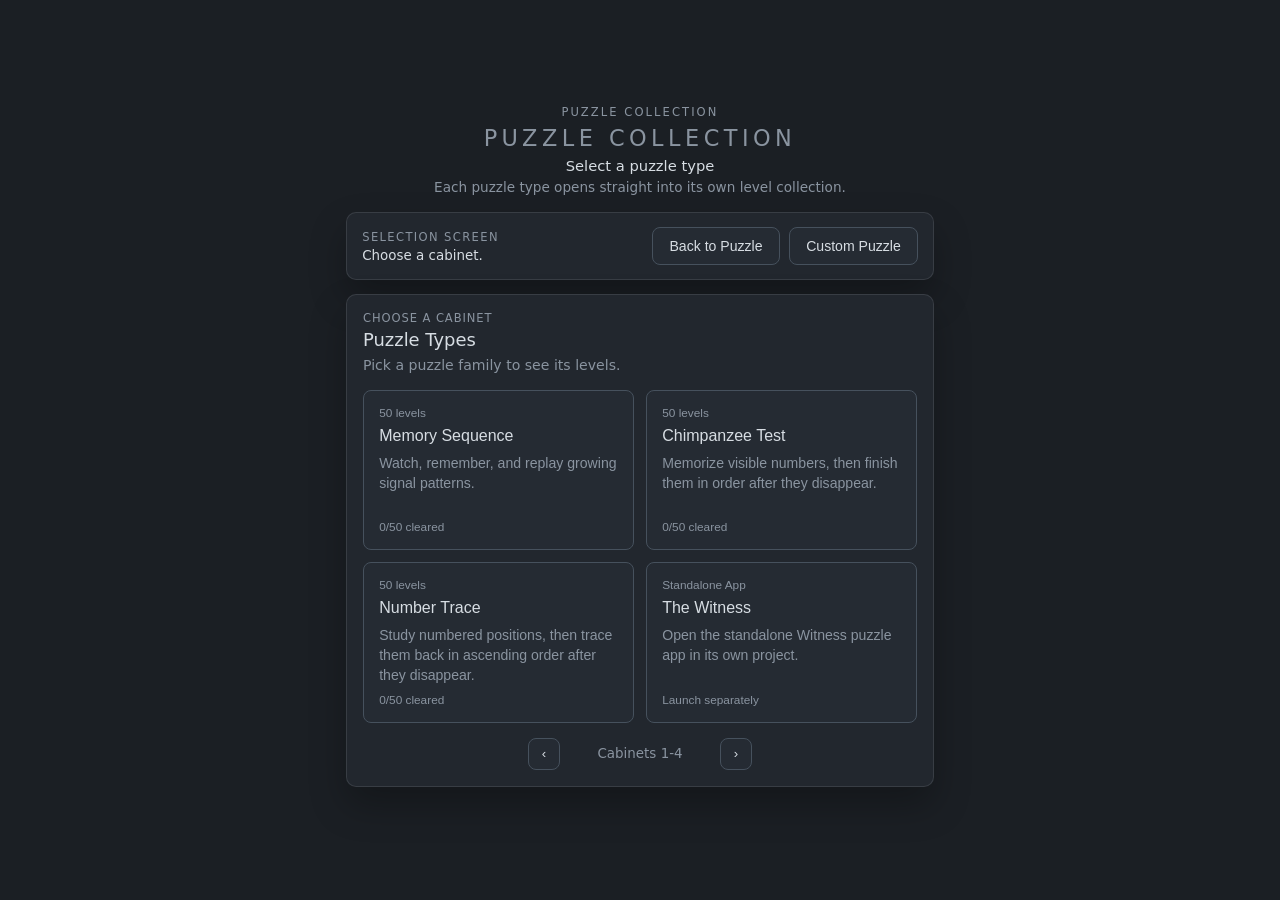
<file: puzzlecollection/index.html>
<!doctype html>
<html lang="en">
<head>
  <meta charset="UTF-8" />
  <meta name="viewport" content="width=device-width, initial-scale=1.0" />
  <title>Puzzle Collection</title>
  <link rel="stylesheet" href="style.css" />
</head>
<body>
  <main class="app">
    <header class="app-header">
      <p class="eyebrow">Puzzle Collection</p>
      <h1>Puzzle Collection</h1>
      <p id="level-subtitle" class="level-subtitle"></p>
      <p id="puzzle-hint" class="hint"></p>
    </header>

    <section id="game-screen" class="game-screen">
      <div class="hero-panel">
        <div class="hero-copy">
          <p id="puzzle-type" class="puzzle-type"></p>
          <p id="puzzle-status" class="puzzle-status"></p>
        </div>
        <div class="controls">
          <button id="browse-btn" type="button">Puzzle Select</button>
          <button id="custom-puzzle-hero-btn" type="button" hidden>Custom Puzzle</button>
        </div>
      </div>

      <section id="selection-screen" class="selection-screen" hidden>
        <div class="selection-panel">
        <div class="selection-header">
          <div>
            <p class="selection-kicker">Choose a Cabinet</p>
            <h2 id="selection-title" class="selection-title">Puzzle Types</h2>
            <p id="selection-copy" class="selection-copy">Pick a puzzle family to see its levels.</p>
          </div>
        </div>
        <div id="type-grid" class="type-grid"></div>
        <div id="type-pager" class="selection-pager">
          <button id="type-pager-prev" type="button" aria-label="Previous puzzle types">&lsaquo;</button>
          <span id="type-pager-label" class="pager-label"></span>
          <button id="type-pager-next" type="button" aria-label="Next puzzle types">&rsaquo;</button>
        </div>
        </div>
      </section>

      <div id="board-wrap" class="board-wrap">
        <div id="board-container" class="board-container"></div>
      </div>

      <div class="lower-panel">
        <div class="lower-panel-actions">
          <button id="lower-restart-btn" type="button">Reset</button>
          <button id="lower-next-btn" type="button">Next Level</button>
        </div>
        <nav id="puzzle-nav" class="puzzle-nav" aria-label="Puzzle selection"></nav>
        <div id="puzzle-pager" class="puzzle-pager">
          <button id="pager-prev" type="button" aria-label="Previous puzzles">&lsaquo;</button>
          <span id="pager-label" class="pager-label"></span>
          <button id="pager-next" type="button" aria-label="Next puzzles">&rsaquo;</button>
        </div>
      </div>
    </section>

    <section id="custom-toggle-overlay" class="overlay" hidden aria-hidden="true">
      <div class="overlay-panel custom-puzzle-modal">
        <h2>Custom Toggle Switches</h2>
        <p class="overlay-copy">Choose the board dimensions for a one-off switch network.</p>
        <div class="custom-puzzle-fields">
          <label class="custom-memory-field">
            <span>Width</span>
            <select id="custom-toggle-cols">
              <option value="3">3</option>
              <option value="4" selected>4</option>
              <option value="5">5</option>
            </select>
          </label>
          <label class="custom-memory-field">
            <span>Height</span>
            <select id="custom-toggle-rows">
              <option value="2">2</option>
              <option value="3" selected>3</option>
              <option value="4">4</option>
              <option value="5">5</option>
            </select>
          </label>
        </div>
        <div class="overlay-actions">
          <button id="custom-toggle-cancel-btn" type="button">Cancel</button>
          <button id="custom-toggle-launch-btn" type="button">Start Custom Puzzle</button>
        </div>
      </div>
    </section>

    <section id="custom-rotation-overlay" class="overlay" hidden aria-hidden="true">
      <div class="overlay-panel custom-puzzle-modal">
        <h2>Custom Rotation Path</h2>
        <p class="overlay-copy">Choose the grid dimensions for a one-off path lock.</p>
        <div class="custom-puzzle-fields">
          <label class="custom-memory-field">
            <span>Width</span>
            <select id="custom-rotation-cols">
              <option value="4">4</option>
              <option value="5" selected>5</option>
            </select>
          </label>
          <label class="custom-memory-field">
            <span>Height</span>
            <select id="custom-rotation-rows">
              <option value="3">3</option>
              <option value="4" selected>4</option>
              <option value="5">5</option>
              <option value="6">6</option>
            </select>
          </label>
        </div>
        <div class="overlay-actions">
          <button id="custom-rotation-cancel-btn" type="button">Cancel</button>
          <button id="custom-rotation-launch-btn" type="button">Start Custom Puzzle</button>
        </div>
      </div>
    </section>

    <section id="custom-memory-overlay" class="overlay" hidden aria-hidden="true">
      <div class="overlay-panel custom-puzzle-modal">
        <h2>Custom Memory Sequence</h2>
        <p class="overlay-copy">Choose the board dimensions and number of rounds for a one-off memory challenge.</p>
        <div class="custom-puzzle-fields">
          <label class="custom-memory-field">
            <span>Width</span>
            <select id="custom-memory-cols">
              <option value="2">2</option>
              <option value="3" selected>3</option>
              <option value="4">4</option>
              <option value="5">5</option>
            </select>
          </label>
          <label class="custom-memory-field">
            <span>Height</span>
            <select id="custom-memory-rows">
              <option value="2">2</option>
              <option value="3" selected>3</option>
              <option value="4">4</option>
              <option value="5">5</option>
            </select>
          </label>
          <label class="custom-memory-field">
            <span>Rounds</span>
            <select id="custom-memory-rounds">
              <option value="2">2</option>
              <option value="3">3</option>
              <option value="4" selected>4</option>
              <option value="5">5</option>
              <option value="6">6</option>
            </select>
          </label>
          <label class="custom-puzzle-toggle">
            <input id="custom-memory-regenerate-on-miss" type="checkbox" />
            <span>Full reset on miss</span>
          </label>
        </div>
        <div class="overlay-actions">
          <button id="custom-memory-cancel-btn" type="button">Cancel</button>
          <button id="custom-memory-launch-btn" type="button">Start Custom Puzzle</button>
        </div>
      </div>
    </section>

    <section id="custom-mirror-overlay" class="overlay" hidden aria-hidden="true">
      <div class="overlay-panel custom-puzzle-modal">
        <h2>Custom Mirror Reflection</h2>
        <p class="overlay-copy">Choose the board dimensions for a one-off beam puzzle.</p>
        <div class="custom-puzzle-fields">
          <label class="custom-memory-field">
            <span>Width</span>
            <select id="custom-mirror-cols">
              <option value="5">5</option>
            </select>
          </label>
          <label class="custom-memory-field">
            <span>Height</span>
            <select id="custom-mirror-rows">
              <option value="5">5</option>
            </select>
          </label>
        </div>
        <div class="overlay-actions">
          <button id="custom-mirror-cancel-btn" type="button">Cancel</button>
          <button id="custom-mirror-launch-btn" type="button">Start Custom Puzzle</button>
        </div>
      </div>
    </section>

    <section id="custom-trace-overlay" class="overlay" hidden aria-hidden="true">
      <div class="overlay-panel custom-puzzle-modal">
        <h2>Custom Number Trace</h2>
        <p class="overlay-copy">Show numbered positions briefly, then trace them back in ascending order from memory.</p>
        <div class="custom-puzzle-fields">
          <label class="custom-memory-field">
            <span>Width</span>
            <select id="custom-trace-cols">
              <option value="3">3</option>
              <option value="4" selected>4</option>
              <option value="5">5</option>
            </select>
          </label>
          <label class="custom-memory-field">
            <span>Height</span>
            <select id="custom-trace-rows">
              <option value="3">3</option>
              <option value="4" selected>4</option>
              <option value="5">5</option>
            </select>
          </label>
          <label class="custom-memory-field">
            <span>Trace Count</span>
            <select id="custom-trace-count">
              <option value="4">4</option>
              <option value="5" selected>5</option>
              <option value="6">6</option>
              <option value="7">7</option>
              <option value="8">8</option>
              <option value="9">9</option>
            </select>
          </label>
          <label class="custom-memory-field">
            <span>Preview Time</span>
            <select id="custom-trace-preview">
              <option value="2200">2.2 s</option>
              <option value="1600" selected>1.6 s</option>
              <option value="1000">1.0 s</option>
              <option value="700">0.7 s</option>
            </select>
          </label>
          <label class="custom-memory-field">
            <span>Rounds</span>
            <select id="custom-trace-rounds">
              <option value="1">1</option>
              <option value="2" selected>2</option>
              <option value="3">3</option>
              <option value="4">4</option>
              <option value="5">5</option>
              <option value="6">6</option>
            </select>
          </label>
          <label class="custom-puzzle-toggle">
            <input id="custom-trace-regenerate-on-miss" type="checkbox" />
            <span>Full reset on miss</span>
          </label>
        </div>
        <div class="overlay-actions">
          <button id="custom-trace-cancel-btn" type="button">Cancel</button>
          <button id="custom-trace-launch-btn" type="button">Start Custom Puzzle</button>
        </div>
      </div>
    </section>

    <section id="custom-chimp-overlay" class="overlay" hidden aria-hidden="true">
      <div class="overlay-panel custom-puzzle-modal">
        <h2>Custom Chimpanzee Test</h2>
        <p class="overlay-copy">Memorize the number layout, click 1, then finish the rest after they disappear.</p>
        <div class="custom-puzzle-fields">
          <label class="custom-memory-field">
            <span>Width</span>
            <select id="custom-chimp-cols">
              <option value="3">3</option>
              <option value="4">4</option>
              <option value="5" selected>5</option>
            </select>
          </label>
          <label class="custom-memory-field">
            <span>Height</span>
            <select id="custom-chimp-rows">
              <option value="3">3</option>
              <option value="4" selected>4</option>
              <option value="5">5</option>
            </select>
          </label>
          <label class="custom-memory-field">
            <span>Number Count</span>
            <select id="custom-chimp-count">
              <option value="4">4</option>
              <option value="5">5</option>
              <option value="6">6</option>
              <option value="7">7</option>
              <option value="8" selected>8</option>
              <option value="9">9</option>
              <option value="10">10</option>
              <option value="11">11</option>
              <option value="12">12</option>
            </select>
          </label>
          <label class="custom-memory-field">
            <span>Rounds</span>
            <select id="custom-chimp-rounds">
              <option value="1">1</option>
              <option value="2" selected>2</option>
              <option value="3">3</option>
              <option value="4">4</option>
              <option value="5">5</option>
              <option value="6">6</option>
            </select>
          </label>
          <label class="custom-puzzle-toggle">
            <input id="custom-chimp-regenerate-on-miss" type="checkbox" />
            <span>Full reset on miss</span>
          </label>
        </div>
        <div class="overlay-actions">
          <button id="custom-chimp-cancel-btn" type="button">Cancel</button>
          <button id="custom-chimp-launch-btn" type="button">Start Custom Puzzle</button>
        </div>
      </div>
    </section>
  </main>

  <script type="module" src="main.js"></script>
</body>
</html>
</file>
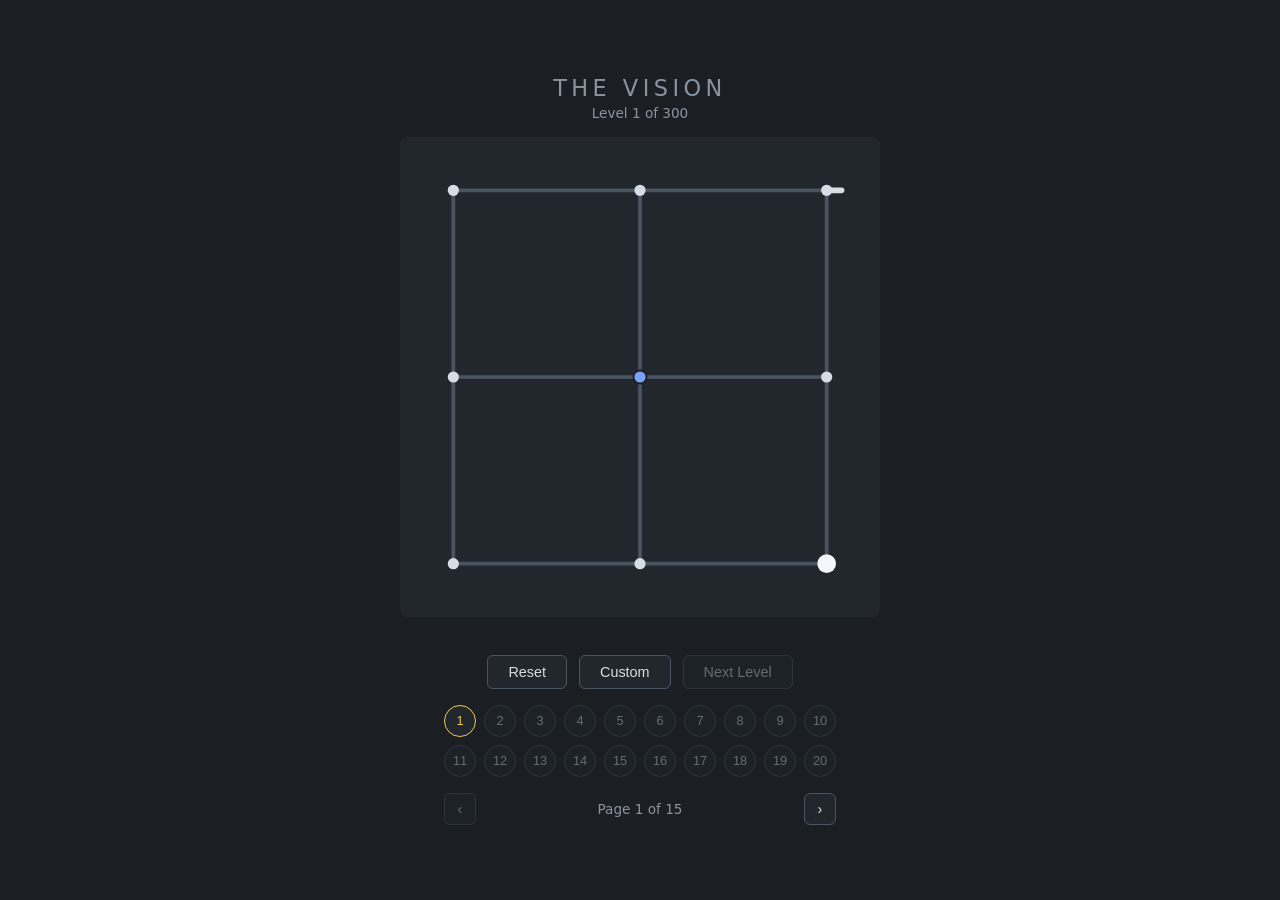
<file: thewitness/index.html>
<!doctype html>
<html lang="en">
<head>
  <meta charset="UTF-8" />
  <meta name="viewport" content="width=device-width, initial-scale=1.0" />
  <title>The Vision - A Puzzle Game</title>
  <link rel="stylesheet" href="style.css" />
</head>
<body>
  <main class="app">
    <header class="app-header">
      <h1>The Vision</h1>
      <p id="puzzle-title" class="puzzle-title"></p>
    </header>

    <div class="board-wrap">
      <svg id="board" class="board" viewBox="0 0 480 480">
        <g class="grid-lines"></g>
        <g class="symbols"></g>
        <g class="player-path"></g>
        <g class="mirror-path"></g>
        <g class="nodes"></g>
      </svg>
    </div>

    <button id="scope-settings-btn" class="scope-settings-btn" type="button" aria-expanded="false" aria-label="Scope settings">
      &#9881;
    </button>
    <section id="scope-settings-panel" class="scope-settings-panel" hidden aria-hidden="true" aria-label="Scope settings">
      <p class="scope-settings-title">Scope View</p>
      <div class="scope-settings-options">
        <button id="scope-view-on" type="button" data-scope-view="on">On</button>
        <button id="scope-view-off" type="button" data-scope-view="off">Off</button>
      </div>
      <p class="scope-settings-title scope-settings-subtitle">Scope Position</p>
      <div class="scope-settings-options">
        <button id="scope-side-right" type="button" data-scope-side="right">Right Hand</button>
        <button id="scope-side-left" type="button" data-scope-side="left">Left Hand</button>
      </div>
      <p class="scope-settings-title scope-settings-subtitle">Scope Follow Speed</p>
      <div class="scope-slider-group">
        <div class="scope-slider-row">
          <input
            id="scope-follow-speed"
            class="scope-slider"
            type="range"
            min="0"
            max="100"
            step="1"
            value="50"
            aria-label="Scope follow speed"
          />
          <div class="scope-value-stack">
            <input
              id="scope-follow-speed-number"
              class="scope-number-input"
              type="number"
              min="0"
              max="100"
              step="1"
              value="50"
              inputmode="numeric"
              aria-label="Scope follow speed value"
            />
          </div>
        </div>
        <div class="scope-slider-meta" aria-hidden="true">
          <div class="scope-slider-labels">
            <span>Steady</span>
            <span>Fast</span>
          </div>
          <span id="scope-follow-speed-label" class="scope-settings-value">Balanced</span>
        </div>
      </div>
    </section>

    <p id="status" class="status" aria-live="polite"></p>

    <div class="controls">
      <button id="reset-btn" type="button">Reset</button>
      <button id="custom-btn" type="button">Custom</button>
      <button id="guide-btn" type="button" hidden>Guide</button>
      <button id="solution-btn" type="button" hidden>Show Sol.</button>
      <button id="next-btn" type="button" disabled>Next Level</button>
    </div>

    <section
      id="debug-guide"
      class="debug-guide"
      hidden
      aria-hidden="true"
      aria-labelledby="debug-guide-title"
    >
      <div class="debug-guide-backdrop" aria-hidden="true"></div>
      <div class="debug-guide-panel" role="dialog" aria-modal="true" aria-labelledby="debug-guide-title">
        <div class="debug-guide-header">
          <div>
            <p class="debug-guide-kicker">Debug</p>
            <h2 id="debug-guide-title">Symbol Guide</h2>
          </div>
          <button id="debug-guide-close" class="debug-guide-close" type="button" aria-label="Close guide">
            &times;
          </button>
        </div>
        <p id="debug-guide-subtitle" class="debug-guide-subtitle"></p>
        <div id="debug-guide-content" class="debug-guide-content"></div>
      </div>
    </section>

    <section
      id="custom-picker"
      class="custom-picker"
      hidden
      aria-hidden="true"
      aria-labelledby="custom-picker-title"
    >
      <div class="custom-picker-backdrop" aria-hidden="true"></div>
      <div class="custom-picker-panel" role="dialog" aria-modal="true" aria-labelledby="custom-picker-title">
        <div class="custom-picker-header">
          <div>
            <p class="custom-picker-kicker">Custom</p>
            <h2 id="custom-picker-title">Generate Puzzle</h2>
          </div>
          <button id="custom-picker-close" class="custom-picker-close" type="button" aria-label="Close custom generator">
            &times;
          </button>
        </div>
        <p class="custom-picker-subtitle">Choose the kind of custom puzzle you want to generate.</p>
        <div class="custom-picker-field">
          <span>Mechanic Mode</span>
          <div class="custom-mode-options" id="custom-mode-options">
            <button type="button" class="custom-mode-btn active" data-custom-mode="any">Any</button>
            <button type="button" class="custom-mode-btn" data-custom-mode="custom">Custom</button>
          </div>
        </div>
        <div class="custom-picker-field" id="custom-mechanics-field" hidden>
          <span>Mechanics</span>
          <div class="custom-mechanics-grid">
            <label class="custom-mechanic-chip"><input type="checkbox" value="triangles" /> <span>Triangles</span></label>
            <label class="custom-mechanic-chip"><input type="checkbox" value="cellColors" /> <span>Colored Regions</span></label>
            <label class="custom-mechanic-chip"><input type="checkbox" value="stars" /> <span>Stars</span></label>
            <label class="custom-mechanic-chip"><input type="checkbox" value="eliminators" /> <span>Eliminators</span></label>
            <label class="custom-mechanic-chip"><input type="checkbox" value="polyominoes" /> <span>Polyominoes</span></label>
            <label class="custom-mechanic-chip"><input type="checkbox" value="regionSizes" /> <span>Region Size Numbers</span></label>
          </div>
        </div>
        <div class="custom-picker-options">
          <button class="custom-option-btn" type="button" data-custom-profile="easy">
            <strong>Easy</strong>
            <span>Smaller boards and lighter mechanic density.</span>
          </button>
          <button class="custom-option-btn" type="button" data-custom-profile="medium">
            <strong>Medium</strong>
            <span>A balanced mix of deduction and structure.</span>
          </button>
          <button class="custom-option-btn" type="button" data-custom-profile="hard">
            <strong>Hard</strong>
            <span>Denser combinations and tighter path pressure.</span>
          </button>
          <button class="custom-option-btn" type="button" data-custom-profile="expert">
            <strong>Expert</strong>
            <span>Late-game style boards with the heaviest reasoning load.</span>
          </button>
        </div>
        <div id="custom-picker-progress" class="custom-picker-progress" hidden aria-live="polite">
          <div class="custom-progress-copy">
            <strong id="custom-progress-title">Generating puzzle...</strong>
            <span id="custom-progress-text">Preparing generator...</span>
          </div>
          <div class="custom-progress-track" aria-hidden="true">
            <div id="custom-progress-bar" class="custom-progress-bar"></div>
          </div>
          <p class="custom-progress-note">Some harder custom puzzles take longer to assemble.</p>
        </div>
      </div>
    </section>

    <div class="lower-panel">
      <section class="nav-panel" aria-label="Level navigation">
        <nav id="puzzle-nav" class="puzzle-nav" aria-label="Level selection"></nav>
        <div id="puzzle-pager" class="puzzle-pager">
          <button id="pager-prev" type="button">&lsaquo;</button>
          <span id="pager-label"></span>
          <button id="pager-next" type="button">&rsaquo;</button>
        </div>
      </section>

      <aside id="mobile-scope" class="mobile-scope" hidden aria-hidden="true">
        <div class="mobile-scope-header">
          <span>Thumb Scope</span>
          <div class="mobile-scope-info-wrap">
            <button
              id="mobile-scope-info-btn"
              class="mobile-scope-info-btn"
              type="button"
              aria-expanded="false"
              aria-label="What is this?"
            >i</button>
            <p id="mobile-scope-hint" class="mobile-scope-hint" hidden aria-hidden="true">Drag or tap here to steer the path. The scope softly follows your path as you move.</p>
          </div>
        </div>
        <div class="mobile-scope-stage">
          <svg id="mobile-scope-board" class="mobile-scope-board" viewBox="0 0 480 480">
            <g class="grid-lines"></g>
            <g class="symbols"></g>
            <g class="player-path"></g>
            <g class="mirror-path"></g>
            <g class="nodes"></g>
          </svg>
          <div class="mobile-scope-reticle" aria-hidden="true"></div>
        </div>
      </aside>
    </div>
  </main>

  <script type="module" src="main.js"></script>
</body>
</html>
</file>
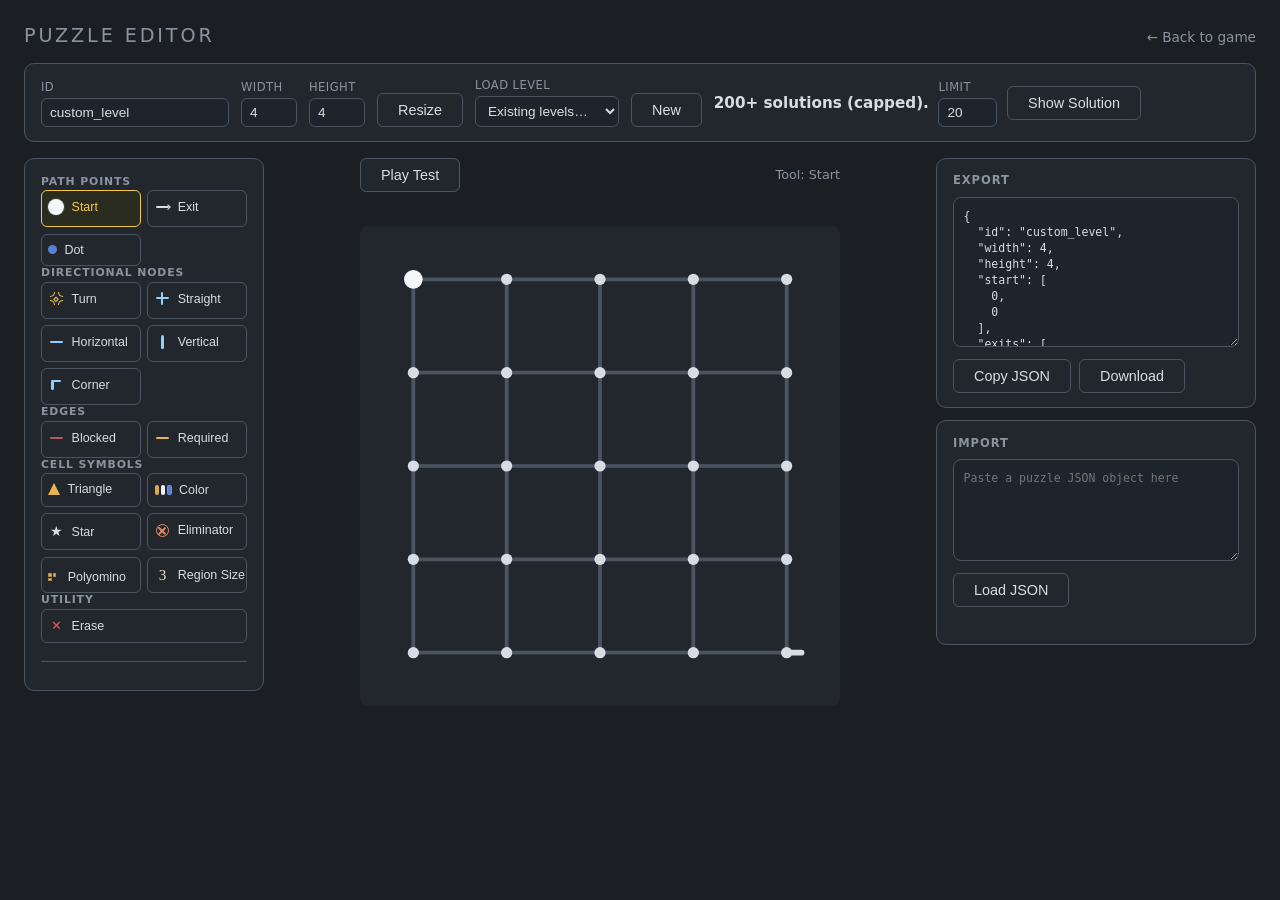
<file: thewitness/editor.html>
<!doctype html>
<html lang="en">
<head>
  <meta charset="UTF-8" />
  <meta name="viewport" content="width=device-width, initial-scale=1.0" />
  <title>The Vision - Puzzle Editor</title>
  <link rel="stylesheet" href="style.css" />
  <link rel="stylesheet" href="editor.css" />
</head>
<body>
  <div class="editor-app">
    <header class="editor-header">
      <h1>Puzzle Editor</h1>
      <a class="editor-back-link" href="index.html">&larr; Back to game</a>
    </header>

    <section class="editor-toolbar">
      <label class="toolbar-field">
        <span>ID</span>
        <input id="puzzle-id" type="text" value="custom_level" />
      </label>
      <label class="toolbar-field">
        <span>Width</span>
        <input id="puzzle-width" type="number" min="1" max="8" value="4" />
      </label>
      <label class="toolbar-field">
        <span>Height</span>
        <input id="puzzle-height" type="number" min="1" max="8" value="4" />
      </label>
      <button id="resize-btn" type="button">Resize</button>
      <label class="toolbar-field">
        <span>Load level</span>
        <select id="load-existing-select">
          <option value="">Existing levels&hellip;</option>
        </select>
      </label>
      <button id="new-puzzle-btn" type="button">New</button>

      <div class="toolbar-solver">
        <p id="solver-status" class="solver-status">&mdash;</p>
        <label class="toolbar-field">
          <span>Limit</span>
          <input id="solution-limit" type="number" min="1" max="50" value="20" />
        </label>
        <button id="show-solution-btn" type="button">Show Solution</button>
      </div>

      <ul id="warnings-list" class="warnings-list"></ul>
    </section>

    <div class="editor-main">
      <aside class="editor-palette">
        <div class="palette-groups">
          <div class="palette-group-block">
            <h2>Path Points</h2>
            <div class="palette-group" data-group="point">
              <button type="button" class="palette-btn" data-tool="start"><span class="palette-btn-content"><span class="palette-icon palette-icon-start" aria-hidden="true"></span><span class="palette-label">Start</span></span></button>
              <button type="button" class="palette-btn" data-tool="exits"><span class="palette-btn-content"><span class="palette-icon palette-icon-exit" aria-hidden="true"></span><span class="palette-label">Exit</span></span></button>
              <button type="button" class="palette-btn" data-tool="dots"><span class="palette-btn-content"><span class="palette-icon palette-icon-dot" aria-hidden="true"></span><span class="palette-label">Dot</span></span></button>
            </div>
          </div>

          <div class="palette-group-block">
            <h2>Directional Nodes</h2>
            <div class="palette-group" data-group="directional">
              <button type="button" class="palette-btn" data-tool="turnNodes"><span class="palette-btn-content"><span class="palette-icon palette-icon-turn" aria-hidden="true"><span class="palette-icon-turn-arc palette-icon-turn-arc-ul"></span><span class="palette-icon-turn-arc palette-icon-turn-arc-ur"></span><span class="palette-icon-turn-arc palette-icon-turn-arc-dl"></span><span class="palette-icon-turn-arc palette-icon-turn-arc-dr"></span><span class="palette-icon-turn-center"></span></span><span class="palette-label">Turn</span></span></button>
              <button type="button" class="palette-btn" data-tool="straightNodes"><span class="palette-btn-content"><span class="palette-icon palette-icon-straight" aria-hidden="true"></span><span class="palette-label">Straight</span></span></button>
              <button type="button" class="palette-btn" data-tool="horizontalNodes"><span class="palette-btn-content"><span class="palette-icon palette-icon-horizontal" aria-hidden="true"></span><span class="palette-label">Horizontal</span></span></button>
              <button type="button" class="palette-btn" data-tool="verticalNodes"><span class="palette-btn-content"><span class="palette-icon palette-icon-vertical" aria-hidden="true"></span><span class="palette-label">Vertical</span></span></button>
              <button type="button" class="palette-btn" data-tool="cornerNodes"><span class="palette-btn-content"><span class="palette-icon palette-icon-corner" aria-hidden="true"></span><span class="palette-label">Corner</span></span></button>
            </div>
          </div>

          <div class="palette-group-block">
            <h2>Edges</h2>
            <div class="palette-group" data-group="edge">
              <button type="button" class="palette-btn" data-tool="blockedEdges"><span class="palette-btn-content"><span class="palette-icon palette-icon-blocked" aria-hidden="true"></span><span class="palette-label">Blocked</span></span></button>
              <button type="button" class="palette-btn" data-tool="requiredEdges"><span class="palette-btn-content"><span class="palette-icon palette-icon-required" aria-hidden="true"></span><span class="palette-label">Required</span></span></button>
            </div>
          </div>

          <div class="palette-group-block">
            <h2>Cell Symbols</h2>
            <div class="palette-group" data-group="cell">
              <button type="button" class="palette-btn" data-tool="triangles"><span class="palette-btn-content"><span class="palette-icon palette-icon-triangle" aria-hidden="true"></span><span class="palette-label">Triangle</span></span></button>
              <button type="button" class="palette-btn" data-tool="cellColors"><span class="palette-btn-content"><span class="palette-icon palette-icon-colors" aria-hidden="true"><span class="palette-chip palette-chip-black"></span><span class="palette-chip palette-chip-white"></span><span class="palette-chip palette-chip-blue"></span></span><span class="palette-label">Color</span></span></button>
              <button type="button" class="palette-btn" data-tool="stars"><span class="palette-btn-content"><span class="palette-icon palette-icon-star" aria-hidden="true">★</span><span class="palette-label">Star</span></span></button>
              <button type="button" class="palette-btn" data-tool="eliminators"><span class="palette-btn-content"><span class="palette-icon palette-icon-eliminator" aria-hidden="true"><span class="palette-icon-eliminator-ring"></span><span class="palette-icon-eliminator-slash palette-icon-eliminator-slash-a"></span><span class="palette-icon-eliminator-slash palette-icon-eliminator-slash-b"></span></span><span class="palette-label">Eliminator</span></span></button>
              <button type="button" class="palette-btn" data-tool="polyominoes"><span class="palette-btn-content"><span class="palette-icon palette-icon-poly" aria-hidden="true"><span class="palette-poly-cell"></span><span class="palette-poly-cell"></span><span class="palette-poly-cell"></span></span><span class="palette-label">Polyomino</span></span></button>
              <button type="button" class="palette-btn" data-tool="regionSizes"><span class="palette-btn-content"><span class="palette-icon palette-icon-region" aria-hidden="true">3</span><span class="palette-label">Region Size</span></span></button>
            </div>
          </div>

          <div class="palette-group-block">
            <h2>Utility</h2>
            <div class="palette-group" data-group="utility">
              <button type="button" class="palette-btn palette-btn-erase" data-tool="erase"><span class="palette-btn-content"><span class="palette-icon palette-icon-erase" aria-hidden="true">✕</span><span class="palette-label">Erase</span></span></button>
            </div>
          </div>
        </div>

        <div id="tool-options" class="tool-options" hidden></div>
      </aside>

      <div class="editor-board-column">
        <div class="editor-board-toolbar">
          <button id="playtest-toggle" type="button">Play Test</button>
          <button id="reset-path-btn" type="button" hidden>Reset Path</button>
          <button id="sidebar-toggle-btn" type="button" class="sidebar-toggle-btn" aria-expanded="false" aria-controls="editor-sidebar">Panels</button>
          <span id="active-tool-label" class="active-tool-label"></span>
        </div>
        <p id="editor-toast" class="editor-toast" aria-live="polite"></p>
        <div class="board-wrap">
          <svg id="board" class="board" viewBox="0 0 480 480">
            <g class="grid-lines"></g>
            <g class="symbols"></g>
            <g class="player-path"></g>
            <g class="mirror-path"></g>
            <g class="nodes"></g>
          </svg>
        </div>
        <p id="playtest-status" class="playtest-status" aria-live="polite"></p>
      </div>

      <div id="sidebar-backdrop" class="sidebar-backdrop" hidden></div>
      <aside class="editor-sidebar" id="editor-sidebar">
        <section class="sidebar-panel">
          <h2>Export</h2>
          <textarea id="export-json" class="json-textarea" readonly rows="8"></textarea>
          <div class="sidebar-actions">
            <button id="copy-json-btn" type="button">Copy JSON</button>
            <button id="download-json-btn" type="button">Download</button>
          </div>
        </section>

        <section class="sidebar-panel">
          <h2>Import</h2>
          <textarea id="import-json" class="json-textarea" rows="5" placeholder="Paste a puzzle JSON object here"></textarea>
          <div class="sidebar-actions">
            <button id="load-json-btn" type="button">Load JSON</button>
          </div>
          <p id="import-error" class="import-error" aria-live="polite"></p>
        </section>
      </aside>
    </div>
  </div>

  <script type="module" src="editor.js"></script>
</body>
</html>
</file>
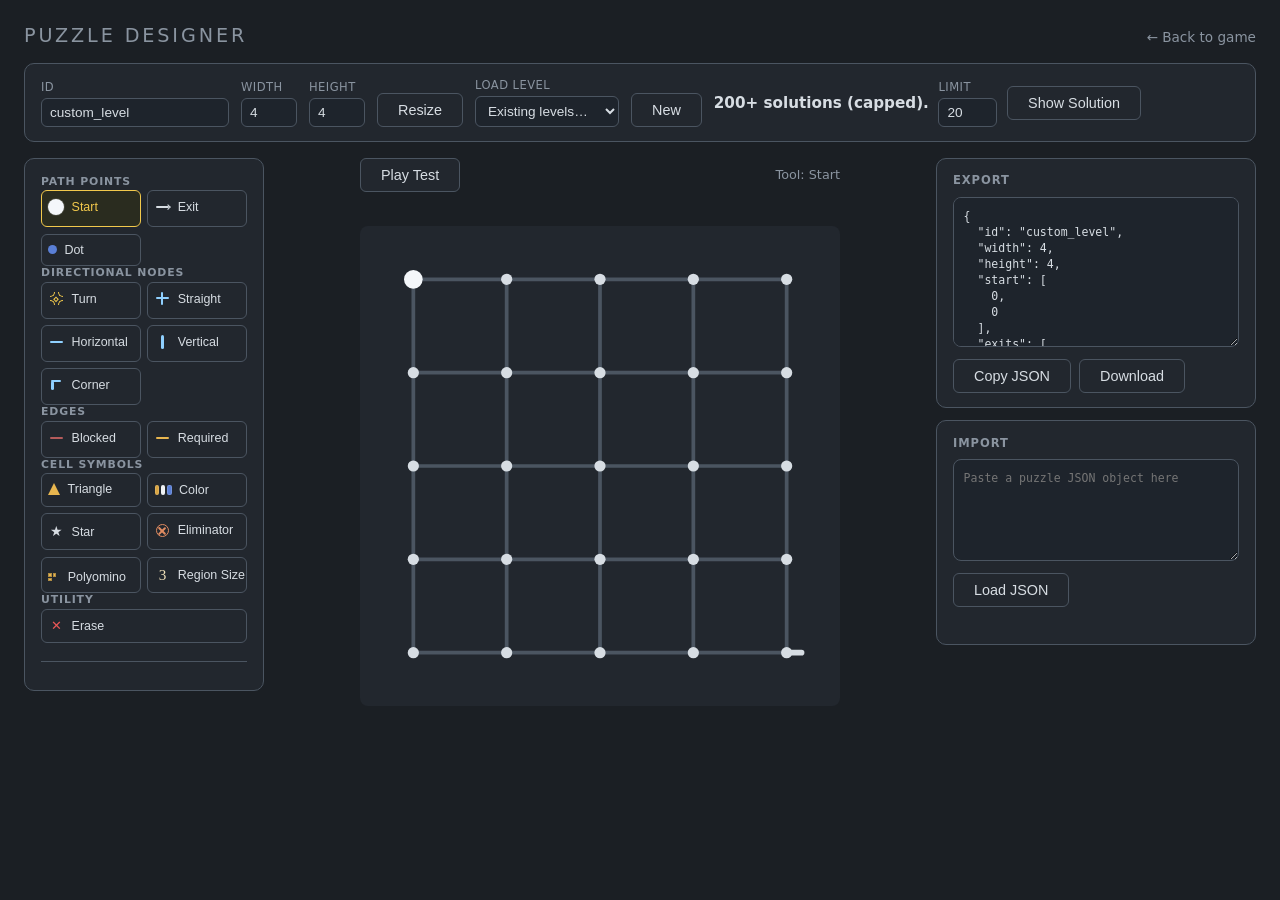
<file: thewitness/designer/designer.html>
<!doctype html>
<html lang="en">
<head>
  <meta charset="UTF-8" />
  <meta name="viewport" content="width=device-width, initial-scale=1.0" />
  <title>The Vision - Puzzle Designer</title>
  <link rel="stylesheet" href="../style.css" />
  <link rel="stylesheet" href="designer.css" />
</head>
<body>
  <div class="designer-app">
    <header class="designer-header">
      <h1>Puzzle Designer</h1>
      <a class="designer-back-link" href="../index.html">&larr; Back to game</a>
    </header>

    <section class="designer-toolbar">
      <label class="toolbar-field">
        <span>ID</span>
        <input id="puzzle-id" type="text" value="custom_level" />
      </label>
      <label class="toolbar-field">
        <span>Width</span>
        <input id="puzzle-width" type="number" min="1" max="8" value="4" />
      </label>
      <label class="toolbar-field">
        <span>Height</span>
        <input id="puzzle-height" type="number" min="1" max="8" value="4" />
      </label>
      <button id="resize-btn" type="button">Resize</button>
      <label class="toolbar-field">
        <span>Load level</span>
        <select id="load-existing-select">
          <option value="">Existing levels&hellip;</option>
        </select>
      </label>
      <button id="new-puzzle-btn" type="button">New</button>

      <div class="toolbar-solver">
        <p id="solver-status" class="solver-status">&mdash;</p>
        <label class="toolbar-field">
          <span>Limit</span>
          <input id="solution-limit" type="number" min="1" max="50" value="20" />
        </label>
        <button id="show-solution-btn" type="button">Show Solution</button>
      </div>

      <ul id="warnings-list" class="warnings-list"></ul>
    </section>

    <div class="designer-main">
      <aside class="designer-palette">
        <div class="palette-groups">
          <div class="palette-group-block">
            <h2>Path Points</h2>
            <div class="palette-group" data-group="point">
              <button type="button" class="palette-btn" data-tool="start"><span class="palette-btn-content"><span class="palette-icon palette-icon-start" aria-hidden="true"></span><span class="palette-label">Start</span></span></button>
              <button type="button" class="palette-btn" data-tool="exits"><span class="palette-btn-content"><span class="palette-icon palette-icon-exit" aria-hidden="true"></span><span class="palette-label">Exit</span></span></button>
              <button type="button" class="palette-btn" data-tool="dots"><span class="palette-btn-content"><span class="palette-icon palette-icon-dot" aria-hidden="true"></span><span class="palette-label">Dot</span></span></button>
            </div>
          </div>

          <div class="palette-group-block">
            <h2>Directional Nodes</h2>
            <div class="palette-group" data-group="directional">
              <button type="button" class="palette-btn" data-tool="turnNodes"><span class="palette-btn-content"><span class="palette-icon palette-icon-turn" aria-hidden="true"><span class="palette-icon-turn-arc palette-icon-turn-arc-ul"></span><span class="palette-icon-turn-arc palette-icon-turn-arc-ur"></span><span class="palette-icon-turn-arc palette-icon-turn-arc-dl"></span><span class="palette-icon-turn-arc palette-icon-turn-arc-dr"></span><span class="palette-icon-turn-center"></span></span><span class="palette-label">Turn</span></span></button>
              <button type="button" class="palette-btn" data-tool="straightNodes"><span class="palette-btn-content"><span class="palette-icon palette-icon-straight" aria-hidden="true"></span><span class="palette-label">Straight</span></span></button>
              <button type="button" class="palette-btn" data-tool="horizontalNodes"><span class="palette-btn-content"><span class="palette-icon palette-icon-horizontal" aria-hidden="true"></span><span class="palette-label">Horizontal</span></span></button>
              <button type="button" class="palette-btn" data-tool="verticalNodes"><span class="palette-btn-content"><span class="palette-icon palette-icon-vertical" aria-hidden="true"></span><span class="palette-label">Vertical</span></span></button>
              <button type="button" class="palette-btn" data-tool="cornerNodes"><span class="palette-btn-content"><span class="palette-icon palette-icon-corner" aria-hidden="true"></span><span class="palette-label">Corner</span></span></button>
            </div>
          </div>

          <div class="palette-group-block">
            <h2>Edges</h2>
            <div class="palette-group" data-group="edge">
              <button type="button" class="palette-btn" data-tool="blockedEdges"><span class="palette-btn-content"><span class="palette-icon palette-icon-blocked" aria-hidden="true"></span><span class="palette-label">Blocked</span></span></button>
              <button type="button" class="palette-btn" data-tool="requiredEdges"><span class="palette-btn-content"><span class="palette-icon palette-icon-required" aria-hidden="true"></span><span class="palette-label">Required</span></span></button>
            </div>
          </div>

          <div class="palette-group-block">
            <h2>Cell Symbols</h2>
            <div class="palette-group" data-group="cell">
              <button type="button" class="palette-btn" data-tool="triangles"><span class="palette-btn-content"><span class="palette-icon palette-icon-triangle" aria-hidden="true"></span><span class="palette-label">Triangle</span></span></button>
              <button type="button" class="palette-btn" data-tool="cellColors"><span class="palette-btn-content"><span class="palette-icon palette-icon-colors" aria-hidden="true"><span class="palette-chip palette-chip-gold"></span><span class="palette-chip palette-chip-white"></span><span class="palette-chip palette-chip-blue"></span></span><span class="palette-label">Color</span></span></button>
              <button type="button" class="palette-btn" data-tool="stars"><span class="palette-btn-content"><span class="palette-icon palette-icon-star" aria-hidden="true">★</span><span class="palette-label">Star</span></span></button>
              <button type="button" class="palette-btn" data-tool="eliminators"><span class="palette-btn-content"><span class="palette-icon palette-icon-eliminator" aria-hidden="true"><span class="palette-icon-eliminator-ring"></span><span class="palette-icon-eliminator-slash palette-icon-eliminator-slash-a"></span><span class="palette-icon-eliminator-slash palette-icon-eliminator-slash-b"></span></span><span class="palette-label">Eliminator</span></span></button>
              <button type="button" class="palette-btn" data-tool="polyominoes"><span class="palette-btn-content"><span class="palette-icon palette-icon-poly" aria-hidden="true"><span class="palette-poly-cell"></span><span class="palette-poly-cell"></span><span class="palette-poly-cell"></span></span><span class="palette-label">Polyomino</span></span></button>
              <button type="button" class="palette-btn" data-tool="regionSizes"><span class="palette-btn-content"><span class="palette-icon palette-icon-region" aria-hidden="true">3</span><span class="palette-label">Region Size</span></span></button>
            </div>
          </div>

          <div class="palette-group-block">
            <h2>Utility</h2>
            <div class="palette-group" data-group="utility">
              <button type="button" class="palette-btn palette-btn-erase" data-tool="erase"><span class="palette-btn-content"><span class="palette-icon palette-icon-erase" aria-hidden="true">✕</span><span class="palette-label">Erase</span></span></button>
            </div>
          </div>
        </div>

        <div id="tool-options" class="tool-options" hidden></div>
      </aside>

      <div class="designer-board-column">
        <div class="designer-board-toolbar">
          <button id="playtest-toggle" type="button">Play Test</button>
          <button id="reset-path-btn" type="button" hidden>Reset Path</button>
          <button id="sidebar-toggle-btn" type="button" class="sidebar-toggle-btn" aria-expanded="false" aria-controls="designer-sidebar">Panels</button>
          <span id="active-tool-label" class="active-tool-label"></span>
        </div>
        <p id="designer-toast" class="designer-toast" aria-live="polite"></p>
        <div class="board-wrap">
          <svg id="board" class="board" viewBox="0 0 480 480">
            <g class="grid-lines"></g>
            <g class="symbols"></g>
            <g class="player-path"></g>
            <g class="mirror-path"></g>
            <g class="nodes"></g>
          </svg>
        </div>
        <p id="playtest-status" class="playtest-status" aria-live="polite"></p>
      </div>

      <div id="sidebar-backdrop" class="sidebar-backdrop" hidden></div>
      <aside class="designer-sidebar" id="designer-sidebar">
        <section class="sidebar-panel">
          <h2>Export</h2>
          <textarea id="export-json" class="json-textarea" readonly rows="8"></textarea>
          <div class="sidebar-actions">
            <button id="copy-json-btn" type="button">Copy JSON</button>
            <button id="download-json-btn" type="button">Download</button>
          </div>
        </section>

        <section class="sidebar-panel">
          <h2>Import</h2>
          <textarea id="import-json" class="json-textarea" rows="5" placeholder="Paste a puzzle JSON object here"></textarea>
          <div class="sidebar-actions">
            <button id="load-json-btn" type="button">Load JSON</button>
          </div>
          <p id="import-error" class="import-error" aria-live="polite"></p>
        </section>
      </aside>
    </div>
  </div>

  <script type="module" src="designer.js"></script>
</body>
</html>
</file>
<file: puzzlecollection/style.css>
:root {
  --bg: #1b1f24;
  --panel: #22272e;
  --panel-soft: #252b33;
  --line: #46515d;
  --line-soft: rgba(215, 221, 227, 0.12);
  --text: #d7dde3;
  --text-muted: #8a94a0;
  --accent: #f2c94c;
  --accent-soft: rgba(242, 201, 76, 0.18);
  --success: #6fcf97;
  --success-soft: rgba(111, 207, 151, 0.18);
  --danger: #eb5757;
  --danger-soft: rgba(235, 87, 87, 0.16);
  --cyan: #8fd7ff;
  --coral: #d9724c;
  --node: #d7dde3;
  --start: #f4f7fa;
  --dot: #7aa2f7;
  --triangle: #e8b64f;
  --region-black: #12151a;
  --region-white: #eef1f4;
  --region-blue: #5a7fd6;
  --eliminator: #d9724c;
  --polyomino: #e8b64f;
  --mirror: #b98ce8;
  --mirror-success: #a389d9;
  --mirror-fail: #c97b7b;
  --turn-node: #f2c94c;
  --straight-node: #8fd7ff;
  --axis-node: #8fd7ff;
  --path: #f2c94c;
  --path-success: #6fcf97;
  --path-fail: #eb5757;
  --symbol-fail: #ff6b6b;
  --shadow: 0 18px 36px rgba(0, 0, 0, 0.26);
}

* {
  box-sizing: border-box;
}

body {
  margin: 0;
  min-height: 100vh;
  display: flex;
  align-items: center;
  justify-content: center;
  background: var(--bg);
  color: var(--text);
  font-family: "Segoe UI", system-ui, sans-serif;
}

body.scope-interacting {
  overflow: hidden;
  overscroll-behavior: none;
}

.app {
  width: 100%;
  max-width: 620px;
  display: flex;
  flex-direction: column;
  align-items: center;
  gap: 0.95rem;
  padding: 2rem 1rem 2.5rem;
}

.app-header {
  text-align: center;
}

.eyebrow {
  margin: 0 0 0.35rem;
  color: var(--text-muted);
  font-size: 0.72rem;
  letter-spacing: 0.18em;
  text-transform: uppercase;
}

.app-header h1 {
  margin: 0;
  font-size: 1.4rem;
  font-weight: 300;
  letter-spacing: 0.2em;
  text-transform: uppercase;
  color: var(--text-muted);
}

.level-subtitle {
  margin: 0.35rem 0 0;
  font-size: 0.92rem;
  color: var(--text);
}

.hint {
  margin: 0.25rem 0 0;
  color: var(--text-muted);
  font-size: 0.85rem;
  line-height: 1.45;
}

.game-screen {
  width: 100%;
  display: flex;
  flex-direction: column;
  gap: 0.9rem;
}

.hero-panel,
.board-wrap,
.selection-panel,
.overlay-panel {
  background: var(--panel);
  border: 1px solid var(--line-soft);
  border-radius: 10px;
  box-shadow: var(--shadow);
}

.hero-panel {
  display: flex;
  align-items: center;
  justify-content: space-between;
  gap: 1rem;
  padding: 0.85rem 0.95rem;
}

.hero-copy {
  display: flex;
  flex-direction: column;
  gap: 0.22rem;
  flex: 1;
  min-width: 0;
}

.puzzle-type {
  margin: 0;
  color: var(--text-muted);
  font-size: 0.72rem;
  letter-spacing: 0.12em;
  text-transform: uppercase;
}

.puzzle-status {
  margin: 0;
  color: var(--text);
  font-size: 0.84rem;
  white-space: nowrap;
}

.puzzle-status.is-success {
  color: var(--success);
}

.controls,
.overlay-actions {
  display: flex;
  gap: 0.6rem;
  align-items: center;
}

.controls button,
.overlay-actions button,
.memory-start,
.type-card,
.rotation-cell,
.switch-tile,
.memory-pad,
.mirror-cell,
.trace-cell,
.chimp-cell,
.nav-dot,
.lower-panel-actions button,
.puzzle-pager button,
.selection-pager button {
  background: var(--panel-soft);
  color: var(--text);
  border: 1px solid var(--line);
  border-radius: 8px;
  transition: background 0.18s ease, border-color 0.18s ease, opacity 0.18s ease;
}

.controls button,
.overlay-actions button,
.memory-start,
.lower-panel-actions button {
  padding: 0.5rem 1rem;
  font-size: 0.88rem;
}

.controls button,
.lower-panel-actions button {
  min-height: 2.4rem;
  white-space: nowrap;
  display: inline-flex;
  align-items: center;
  justify-content: center;
}

.controls button:hover:not(:disabled),
.overlay-actions button:hover:not(:disabled),
.memory-start:hover:not(:disabled),
.lower-panel-actions button:hover:not(:disabled),
.type-card:hover,
.rotation-cell:hover,
.switch-tile:hover,
.memory-pad:hover,
.mirror-cell:hover,
.trace-cell:hover,
.chimp-cell:hover,
.puzzle-pager button:hover:not(:disabled),
.selection-pager button:hover:not(:disabled) {
  background: #2a3f58;
  border-color: var(--cyan);
}

.nav-dot:hover:not(:disabled) {
  background: #2c4f7a;
  border-color: #7fb4ff;
  color: #dff0ff;
}

.controls button:disabled,
.overlay-actions button:disabled,
.memory-start:disabled,
.lower-panel-actions button:disabled,
.memory-pad:disabled,
.nav-dot:disabled,
.puzzle-pager button:disabled {
  opacity: 0.42;
  cursor: default;
}

.icon-btn {
  width: 2.4rem;
  height: 2.4rem;
  padding: 0;
  font-size: 1rem;
}

.selection-screen {
  width: 100%;
}

.selection-screen[hidden] {
  display: none;
}

.selection-panel {
  padding: 1rem;
}

.selection-header {
  margin-bottom: 0.9rem;
}

.selection-kicker {
  margin: 0 0 0.2rem;
  color: var(--text-muted);
  font-size: 0.72rem;
  letter-spacing: 0.08em;
  text-transform: uppercase;
}

.selection-title {
  margin: 0;
  font-size: 1.12rem;
  font-weight: 500;
  color: var(--text);
}

.selection-copy {
  margin: 0.35rem 0 0;
  color: var(--text-muted);
  font-size: 0.88rem;
  line-height: 1.45;
}

.type-grid {
  display: grid;
  grid-template-columns: repeat(2, minmax(0, 1fr));
  gap: 0.75rem;
}

.selection-pager {
  width: 100%;
  max-width: 14rem;
  margin: 0.9rem auto 0;
  display: flex;
  align-items: center;
  justify-content: space-between;
  gap: 0.5rem;
}

.selection-pager[hidden],
.lower-panel[hidden] {
  display: none;
}

.custom-puzzle-fields {
  display: grid;
  grid-template-columns: repeat(2, minmax(0, 1fr));
  gap: 0.7rem;
  margin-bottom: 1rem;
}

.custom-puzzle-fields-single {
  grid-template-columns: 1fr;
}

.custom-memory-title {
  margin: 0;
  font-size: 1.05rem;
  font-weight: 500;
}

.custom-puzzle-modal {
  background:
    linear-gradient(180deg, rgba(184, 140, 255, 0.08), rgba(34, 39, 46, 0.98)),
    var(--panel);
}

.custom-memory-field {
  display: flex;
  flex-direction: column;
  gap: 0.35rem;
  color: var(--text-muted);
  font-size: 0.76rem;
  letter-spacing: 0.06em;
  text-transform: uppercase;
}

.custom-memory-field select {
  min-height: 2.5rem;
  padding: 0.6rem 0.8rem;
  background: var(--panel);
  color: var(--text);
  border: 1px solid var(--line);
  border-radius: 8px;
  font-size: 0.9rem;
}

.custom-memory-field select:focus {
  outline: none;
  border-color: var(--accent);
}

.custom-puzzle-toggle {
  grid-column: 1 / -1;
  display: flex;
  align-items: center;
  gap: 0.6rem;
  color: var(--text-muted);
  font-size: 0.82rem;
  letter-spacing: normal;
  text-transform: none;
}

.custom-puzzle-toggle input {
  width: 1rem;
  height: 1rem;
  margin: 0;
  accent-color: var(--accent);
}

.type-card {
  padding: 0.95rem;
  text-align: left;
  cursor: pointer;
  min-height: 10rem;
  display: flex;
  flex-direction: column;
  gap: 0.45rem;
}

.type-card-kicker,
.type-card-progress {
  color: var(--text-muted);
  font-size: 0.74rem;
}

.type-card-title {
  font-size: 1rem;
  font-weight: 500;
}

.type-card-copy {
  flex: 1;
  color: var(--text-muted);
  font-size: 0.88rem;
  line-height: 1.45;
}

.board-wrap {
  width: 100%;
  padding: 1rem;
  touch-action: none;
}

.board-container {
  min-height: 410px;
  display: flex;
  align-items: center;
  justify-content: center;
}

.puzzle-shell {
  width: 100%;
  display: flex;
  flex-direction: column;
  gap: 0.85rem;
}

.puzzle-note {
  margin: 0;
  color: var(--text-muted);
  text-align: center;
  font-size: 0.86rem;
}

.witness-panel-shell {
  gap: 1rem;
  position: relative;
}

.witness-panel-meta {
  width: 100%;
  max-width: 480px;
  margin: 0 auto;
  display: flex;
  flex-direction: column;
  gap: 0.22rem;
  text-align: center;
}

.witness-rules {
  margin: 0;
  font-size: 0.84rem;
  text-transform: none;
  letter-spacing: 0.02em;
}

.witness-board-wrap {
  width: 100%;
  max-width: 480px;
  margin: 0 auto;
  background: #1e242c;
  border-radius: 10px;
  padding: 1rem;
}

.witness-board {
  width: 100%;
  height: auto;
  display: block;
  touch-action: none;
}

.witness-panel-shell.is-paused .witness-board-wrap {
  opacity: 0.55;
}

.witness-scope-tools {
  position: absolute;
  left: 0.6rem;
  top: 0.6rem;
  z-index: 6;
}

.mobile-scope {
  width: min(36vw, 9rem);
  padding: 0.6rem;
  border: 1px solid rgba(215, 221, 227, 0.18);
  border-radius: 14px;
  background: rgba(34, 39, 46, 0.95);
  backdrop-filter: blur(12px);
  box-shadow: 0 12px 24px rgba(0, 0, 0, 0.28);
  touch-action: none;
  overscroll-behavior: contain;
  align-self: flex-end;
}

.mobile-scope.scope-left {
  align-self: flex-start;
}

.mobile-scope-header {
  display: flex;
  align-items: center;
  justify-content: space-between;
  gap: 0.5rem;
  margin-bottom: 0.45rem;
  font-size: 0.72rem;
  letter-spacing: 0.08em;
  text-transform: uppercase;
  color: var(--text-muted);
}

.mobile-scope-info-btn {
  flex: 0 0 auto;
  width: 1.15rem;
  height: 1.15rem;
  padding: 0;
  border-radius: 999px;
  display: flex;
  align-items: center;
  justify-content: center;
  font-size: 0.65rem;
  font-style: italic;
  font-weight: 600;
  line-height: 1;
  text-transform: none;
  letter-spacing: 0;
  color: var(--text-muted);
}

.mobile-scope-info-btn.active {
  border-color: var(--accent);
  color: var(--accent);
}

.mobile-scope-info-wrap {
  position: relative;
  display: flex;
}

.mobile-scope-hint {
  position: absolute;
  bottom: calc(100% + 0.55rem);
  right: -0.4rem;
  z-index: 6;
  width: 13rem;
  max-width: 78vw;
  margin: 0;
  padding: 0.55rem 0.65rem;
  border: 1px solid rgba(215, 221, 227, 0.18);
  border-radius: 10px;
  background: rgba(34, 39, 46, 0.97);
  backdrop-filter: blur(12px);
  box-shadow: 0 10px 18px rgba(0, 0, 0, 0.28);
  color: var(--text-muted);
  font-size: 0.72rem;
  line-height: 1.35;
  text-transform: none;
  letter-spacing: normal;
}

.mobile-scope-hint::after {
  content: '';
  position: absolute;
  top: 100%;
  right: 0.65rem;
  width: 0;
  height: 0;
  border-left: 6px solid transparent;
  border-right: 6px solid transparent;
  border-top: 6px solid rgba(34, 39, 46, 0.97);
}

.mobile-scope-stage {
  position: relative;
  border-radius: 10px;
  overflow: hidden;
  background: #1e242c;
  touch-action: none;
  overscroll-behavior: contain;
}

.mobile-scope-board {
  width: 100%;
  display: block;
  touch-action: none;
}

.mobile-scope-reticle {
  position: absolute;
  inset: 50% auto auto 50%;
  width: 2.4rem;
  height: 2.4rem;
  margin-left: -1.2rem;
  margin-top: -1.2rem;
  border-radius: 10px;
  pointer-events: none;
  opacity: 0.75;
  background:
    linear-gradient(rgba(242, 201, 76, 0.85), rgba(242, 201, 76, 0.85)) top left / 0.8rem 2px no-repeat,
    linear-gradient(rgba(242, 201, 76, 0.85), rgba(242, 201, 76, 0.85)) top left / 2px 0.8rem no-repeat,
    linear-gradient(rgba(242, 201, 76, 0.85), rgba(242, 201, 76, 0.85)) top right / 0.8rem 2px no-repeat,
    linear-gradient(rgba(242, 201, 76, 0.85), rgba(242, 201, 76, 0.85)) top right / 2px 0.8rem no-repeat,
    linear-gradient(rgba(242, 201, 76, 0.85), rgba(242, 201, 76, 0.85)) bottom left / 0.8rem 2px no-repeat,
    linear-gradient(rgba(242, 201, 76, 0.85), rgba(242, 201, 76, 0.85)) bottom left / 2px 0.8rem no-repeat,
    linear-gradient(rgba(242, 201, 76, 0.85), rgba(242, 201, 76, 0.85)) bottom right / 0.8rem 2px no-repeat,
    linear-gradient(rgba(242, 201, 76, 0.85), rgba(242, 201, 76, 0.85)) bottom right / 2px 0.8rem no-repeat;
}

.scope-settings-btn,
.scope-settings-panel {
  background: rgba(34, 39, 46, 0.95);
  backdrop-filter: blur(12px);
  box-shadow: 0 10px 18px rgba(0, 0, 0, 0.24);
}

.scope-settings-btn {
  width: 2.5rem;
  height: 2.5rem;
  padding: 0;
  border-radius: 999px;
  display: flex;
  align-items: center;
  justify-content: center;
  font-size: 1.15rem;
  line-height: 1;
}

.scope-settings-panel {
  width: min(14rem, calc(100vw - 2rem));
  margin-top: 0.55rem;
  padding: 0.8rem;
  border: 1px solid rgba(215, 221, 227, 0.18);
  border-radius: 14px;
}

.scope-settings-title {
  margin: 0 0 0.6rem;
  color: var(--text-muted);
  font-size: 0.72rem;
  letter-spacing: 0.08em;
  text-transform: uppercase;
}

.scope-settings-subtitle {
  margin-top: 0.9rem;
}

.scope-settings-options {
  display: grid;
  grid-template-columns: 1fr 1fr;
  gap: 0.5rem;
}

.scope-settings-options button {
  min-width: 0;
  padding: 0.55rem 0.6rem;
  font-size: 0.78rem;
  line-height: 1.2;
  white-space: normal;
  overflow-wrap: anywhere;
  text-align: center;
}

.scope-settings-options button.active {
  border-color: var(--accent);
  color: var(--accent);
}

.scope-slider-group {
  display: grid;
  gap: 0.2rem;
}

.scope-slider-row {
  display: grid;
  grid-template-columns: minmax(0, 1fr) 3.2rem;
  gap: 0.6rem;
  align-items: center;
}

.scope-slider-meta {
  display: grid;
  grid-template-columns: minmax(0, 1fr) 3.2rem;
  gap: 0.6rem;
  align-items: center;
  margin-top: -0.05rem;
}

.scope-value-stack {
  display: block;
}

.scope-slider {
  width: 100%;
  margin: 0;
  accent-color: var(--accent);
}

.scope-number-input {
  width: 100%;
  min-width: 0;
  padding: 0.45rem 0.35rem;
  color: var(--text);
  background: #1e242c;
  border: 1px solid var(--line);
  border-radius: 8px;
  box-shadow: inset 0 1px 0 rgba(255, 255, 255, 0.03);
  font-size: 0.78rem;
  text-align: center;
  appearance: textfield;
}

.scope-number-input:focus,
.scope-number-input:focus-visible {
  outline: none;
  border-color: var(--accent);
  box-shadow: 0 0 0 2px rgba(242, 201, 76, 0.16);
}

.scope-number-input::-webkit-outer-spin-button,
.scope-number-input::-webkit-inner-spin-button {
  margin: 0;
  -webkit-appearance: none;
}

.scope-slider-labels {
  display: flex;
  justify-content: space-between;
  align-items: center;
  color: var(--text-muted);
  font-size: 0.72rem;
  width: 100%;
}

.scope-slider-labels span {
  flex: 0 0 auto;
}

.scope-slider-labels span:last-child {
  transform: translateX(0.3rem);
}

.scope-settings-value {
  width: 100%;
  text-align: center;
  color: var(--accent);
  font-size: 0.72rem;
  white-space: nowrap;
}

.switch-grid,
.rotation-grid,
.memory-grid,
.trace-grid,
.chimp-grid,
.mirror-grid {
  width: 100%;
  max-width: 480px;
  margin: 0 auto;
  display: grid;
  gap: 0.75rem;
}

.grid-edge {
  stroke: var(--line);
  stroke-width: 4;
  stroke-linecap: round;
}

.grid-edge.blocked {
  stroke: #7a3b3b;
}

.grid-edge.required {
  stroke: var(--triangle);
  stroke-width: 5;
}

.blocked-marker {
  fill: #7a3b3b;
}

.triangle {
  fill: var(--triangle);
}

.region-chip {
  stroke: var(--bg);
  stroke-width: 2;
}

.region-chip.region-black {
  fill: var(--region-black);
}

.region-chip.region-white {
  fill: var(--region-white);
}

.region-chip.region-blue {
  fill: var(--region-blue);
}

.star {
  stroke: var(--bg);
  stroke-width: 1.5;
}

.star.star-black {
  fill: var(--region-black);
}

.star.star-white {
  fill: var(--region-white);
}

.star.star-blue {
  fill: var(--region-blue);
}

.eliminator-ring {
  fill: none;
  stroke: var(--eliminator);
  stroke-width: 3;
}

.eliminator-mark {
  stroke: var(--eliminator);
  stroke-width: 3;
  stroke-linecap: round;
}

.polyomino-fill {
  fill: var(--polyomino);
}

.polyomino-divider {
  stroke: var(--bg);
  stroke-width: 2;
}

.region-size-value {
  fill: #f2e7c9;
  font-family: 'Segoe UI', system-ui, sans-serif;
  font-size: 1.85rem;
  font-style: normal;
  font-weight: 300;
  letter-spacing: -0.02em;
  paint-order: stroke;
  stroke: rgba(27, 31, 36, 0.28);
  stroke-width: 1.1px;
  stroke-linejoin: round;
}

.node {
  fill: var(--node);
}

.turn-node-mark {
  fill: none;
  stroke: var(--turn-node);
  stroke-width: 3.2;
  stroke-linecap: round;
  stroke-linejoin: round;
}

.turn-node-center {
  fill: none;
  stroke: var(--turn-node);
  stroke-width: 2.6;
  stroke-linejoin: round;
}

.straight-node-mark {
  fill: none;
  stroke: var(--straight-node);
  stroke-width: 4.4;
  stroke-linecap: round;
  stroke-linejoin: round;
  filter: drop-shadow(0 0 2px rgba(143, 215, 255, 0.22));
}

.straight-node-center {
  fill: none;
  stroke: var(--straight-node);
  stroke-width: 2.3;
  stroke-linejoin: round;
}

.axis-node-mark {
  fill: none;
  stroke: var(--axis-node);
  stroke-width: 3.4;
  stroke-linecap: round;
  stroke-linejoin: round;
  filter: drop-shadow(0 0 2px rgba(143, 215, 255, 0.18));
}

.corner-node-mark {
  fill: none;
  stroke: var(--axis-node);
  stroke-width: 3.3;
  stroke-linecap: round;
  stroke-linejoin: round;
}

.dot {
  fill: var(--dot);
  stroke: var(--bg);
  stroke-width: 2;
}

.start-node {
  fill: var(--start);
}

.exit-tick {
  stroke: var(--node);
  stroke-width: 6;
  stroke-linecap: round;
}

.player-line {
  fill: none;
  stroke: var(--path);
  stroke-width: 6;
  stroke-linecap: round;
  stroke-linejoin: round;
}

.player-line.success {
  stroke: var(--path-success);
}

.player-line.fail {
  stroke: var(--path-fail);
}

.path-start-cap {
  fill: var(--path);
}

.mirror-start-node {
  fill: none;
  stroke: var(--mirror);
  stroke-width: 2;
}

.mirror-exit-tick {
  stroke: var(--node);
  stroke-width: 4;
  stroke-linecap: round;
  opacity: 0.5;
}

.mirror-line {
  fill: none;
  stroke: var(--mirror);
  stroke-width: 6;
  stroke-linecap: round;
  stroke-linejoin: round;
  opacity: 0.85;
}

.mirror-line.success {
  stroke: var(--mirror-success);
}

.mirror-line.fail {
  stroke: var(--mirror-fail);
}

.symbol-fail {
  animation: symbol-fail-pulse 1.4s ease;
}

.dot.symbol-fail,
.triangle-cluster.symbol-fail .triangle,
.region-chip.symbol-fail,
.star.symbol-fail,
.region-size-symbol.symbol-fail .region-size-value,
.grid-edge.required.symbol-fail,
.turn-node-symbol.symbol-fail .turn-node-mark,
.turn-node-symbol.symbol-fail .turn-node-center,
.straight-node-symbol.symbol-fail .straight-node-mark,
.horizontal-node-symbol.symbol-fail .axis-node-mark,
.vertical-node-symbol.symbol-fail .axis-node-mark,
.corner-node-symbol.symbol-fail .corner-node-mark {
  fill: var(--symbol-fail);
  stroke: var(--symbol-fail);
}

.eliminator.symbol-fail .eliminator-ring,
.eliminator.symbol-fail .eliminator-mark,
.polyomino.symbol-fail .polyomino-fill,
.polyomino.symbol-fail .polyomino-divider {
  stroke: var(--symbol-fail);
}

.polyomino.symbol-fail .polyomino-fill {
  fill: var(--symbol-fail);
}

@keyframes symbol-fail-pulse {
  0% {
    opacity: 1;
  }

  35% {
    opacity: 0.45;
  }

  100% {
    opacity: 1;
  }
}

.switch-grid {
  grid-template-columns: repeat(var(--switch-columns), minmax(0, 1fr));
}

.switch-tile {
  padding: 0.85rem 0.8rem;
  min-height: 6rem;
  display: flex;
  flex-direction: column;
  justify-content: space-between;
  align-items: flex-start;
}

.switch-tile.is-on {
  border-color: var(--success);
  background: #27362f;
}

.switch-label {
  font-size: 0.92rem;
  font-weight: 600;
  letter-spacing: 0.06em;
}

.switch-lamp {
  display: inline-flex;
  align-items: center;
  justify-content: center;
  min-width: 3rem;
  padding: 0.3rem 0.6rem;
  border-radius: 999px;
  background: var(--danger-soft);
  color: #ff9c9c;
  border: 1px solid rgba(235, 87, 87, 0.25);
  font-size: 0.72rem;
  font-weight: 700;
  letter-spacing: 0.08em;
}

.switch-tile.is-on .switch-lamp {
  background: var(--success-soft);
  color: var(--success);
  border-color: rgba(111, 207, 151, 0.24);
}

.rotation-board-frame {
  position: relative;
  width: 100%;
  max-width: 500px;
  margin: 0 auto;
  padding: 1rem 1.7rem;
}

.rotation-grid {
  grid-template-columns: repeat(var(--rotation-columns), minmax(0, 1fr));
  gap: 0.85rem;
}

.rotation-cell,
.mirror-cell {
  position: relative;
  overflow: hidden;
  aspect-ratio: 1;
  min-height: 4.5rem;
  padding: 0;
}

.rotation-cell {
  background: #1e242c;
}

.rotation-cell::before,
.mirror-cell::before {
  content: "";
  position: absolute;
  inset: 0.45rem;
  border-radius: 0.9rem;
  border: 1px solid rgba(215, 221, 227, 0.06);
  pointer-events: none;
}

.rotation-cell.is-start,
.rotation-cell.is-end {
  border-color: var(--accent);
  background: linear-gradient(180deg, rgba(242, 201, 76, 0.12), rgba(30, 36, 44, 1));
}

.rotation-cell.is-empty {
  opacity: 0.6;
}

.rotation-piece {
  position: absolute;
  inset: 0;
}

.rotation-segment {
  position: absolute;
  left: 50%;
  top: 50%;
  width: 0.95rem;
  height: 2rem;
  border-radius: 999px;
  background: linear-gradient(180deg, #f2c94c, #c28a2f);
  box-shadow: 0 0 12px rgba(242, 201, 76, 0.1);
}

.rotation-segment-a {
  transform: translate(-50%, -100%);
}

.rotation-segment-b {
  transform: translate(-50%, 0%);
}

.rotation-core {
  position: absolute;
  left: 50%;
  top: 50%;
  width: 1rem;
  height: 1rem;
  transform: translate(-50%, -50%);
  border-radius: 50%;
  background: #f2c94c;
}

.rotation-cell[data-kind="straight"][data-rotation="1"] .rotation-segment-a {
  transform: translate(-100%, -50%) rotate(90deg);
}

.rotation-cell[data-kind="straight"][data-rotation="1"] .rotation-segment-b {
  transform: translate(0%, -50%) rotate(90deg);
}

.rotation-cell[data-kind="elbow"][data-rotation="0"] .rotation-segment-b {
  transform: translate(0%, -50%) rotate(90deg);
}

.rotation-cell[data-kind="elbow"][data-rotation="1"] .rotation-segment-a {
  transform: translate(0%, -50%) rotate(90deg);
}

.rotation-cell[data-kind="elbow"][data-rotation="1"] .rotation-segment-b {
  transform: translate(-50%, 0%);
}

.rotation-cell[data-kind="elbow"][data-rotation="2"] .rotation-segment-a {
  transform: translate(-50%, 0%);
}

.rotation-cell[data-kind="elbow"][data-rotation="2"] .rotation-segment-b {
  transform: translate(-100%, -50%) rotate(90deg);
}

.rotation-cell[data-kind="elbow"][data-rotation="3"] .rotation-segment-a {
  transform: translate(-100%, -50%) rotate(90deg);
}

.rotation-cell[data-kind="elbow"][data-rotation="3"] .rotation-segment-b {
  transform: translate(-50%, -100%);
}

.rotation-empty-dot {
  position: absolute;
  left: 50%;
  top: 50%;
  width: 0.6rem;
  height: 0.6rem;
  transform: translate(-50%, -50%);
  border-radius: 50%;
  background: rgba(215, 221, 227, 0.16);
}

.rotation-edge-marker {
  position: absolute;
  z-index: 2;
  display: inline-flex;
  align-items: center;
  justify-content: center;
  min-width: 3rem;
  padding: 0.3rem 0.55rem;
  border-radius: 999px;
  font-size: 0.72rem;
  font-weight: 700;
  letter-spacing: 0.08em;
  pointer-events: none;
}

.rotation-edge-marker[data-edge="left"] {
  transform: translate(calc(-100% - 0.6rem), -50%);
}

.rotation-edge-marker[data-edge="right"] {
  transform: translate(0.6rem, -50%);
}

.rotation-edge-marker[data-edge="top"] {
  transform: translate(-50%, calc(-100% - 0.6rem));
}

.rotation-edge-marker[data-edge="bottom"] {
  transform: translate(-50%, 0.6rem);
}

.rotation-edge-marker-start {
  color: var(--cyan);
  background: rgba(143, 215, 255, 0.14);
  border: 1px solid rgba(143, 215, 255, 0.2);
}

.rotation-edge-marker-end {
  color: var(--success);
  background: rgba(111, 207, 151, 0.14);
  border: 1px solid rgba(111, 207, 151, 0.2);
}

.memory-header {
  width: 100%;
  max-width: 480px;
  margin: 0 auto;
  display: flex;
  justify-content: space-between;
  align-items: flex-start;
  gap: 0.85rem;
}

.memory-info {
  display: flex;
  flex-direction: column;
  gap: 0.2rem;
  min-height: 2.15rem;
}

.memory-round {
  margin: 0;
  color: var(--text-muted);
  font-size: 0.76rem;
  letter-spacing: 0.08em;
  text-transform: uppercase;
}

.memory-phase {
  margin: 0;
  color: var(--text-muted);
  font-size: 0.98rem;
  font-weight: 600;
  min-height: 1.2rem;
}

.memory-phase[data-phase="ready"],
.memory-phase[data-phase="next-round"] {
  color: #8fb7ff;
}

.memory-phase[data-phase="watch"],
.memory-phase[data-phase="study"] {
  color: var(--accent);
}

.memory-phase[data-phase="repeat"],
.memory-phase[data-phase="trace"],
.memory-phase[data-phase^="tracing-"],
.memory-phase[data-phase="recall"],
.memory-phase[data-phase^="step-"] {
  color: var(--cyan);
}

.memory-phase[data-phase="clear"] {
  color: var(--success);
}

.memory-phase[data-phase="miss"] {
  color: var(--danger);
}

.memory-phase[data-phase="paused"] {
  color: var(--text-muted);
}

.memory-grid {
  grid-template-columns: repeat(var(--memory-columns, 2), minmax(0, 1fr));
  gap: 0.85rem;
  max-width: 420px;
}

.memory-pad {
  position: relative;
  overflow: hidden;
  aspect-ratio: 1;
  min-height: 5.8rem;
  padding: 0;
  background: #243140;
  border-color: rgba(96, 121, 154, 0.28);
  border-radius: 0.9rem;
}

.memory-pad-glow {
  position: absolute;
  inset: 0.5rem;
  border-radius: 1rem;
  opacity: 0;
  transition: opacity 0.14s ease;
}

.memory-pad.is-lit {
  box-shadow:
    0 0 18px rgba(39, 103, 196, 0.2);
  border-color: rgba(72, 130, 217, 0.7);
  background: #2458a8;
}

.memory-pad.is-lit .memory-pad-glow {
  opacity: 1;
}

.memory-pad-glow {
  background: radial-gradient(circle, rgba(74, 130, 206, 0.32), transparent 68%);
}

.memory-grid.is-showing-sequence .memory-pad:not(.is-lit) {
  opacity: 0.34;
}

.memory-grid.is-ready .memory-pad:not(.is-lit) {
  opacity: 0.34;
}

.memory-grid.is-awaiting-input .memory-pad:not(.is-lit) {
  opacity: 0.34;
}

.trace-grid {
  grid-template-columns: repeat(var(--trace-columns, 4), minmax(0, 1fr));
  max-width: 420px;
}

.trace-cell {
  aspect-ratio: 1;
  min-height: 4.8rem;
  padding: 0;
  font-size: 1.7rem;
  font-weight: 700;
  background: #243140;
  border: 1px solid rgba(91, 114, 145, 0.34);
  border-radius: 0.9rem;
  color: transparent;
  transition: background 0.16s ease, border-color 0.16s ease, color 0.16s ease, box-shadow 0.16s ease;
}

.trace-cell.is-trace-target {
  box-shadow: inset 0 0 0 1px rgba(255, 255, 255, 0.03);
}

.trace-grid.is-ready .trace-cell:not(.is-trace-complete),
.trace-grid.is-showing-sequence .trace-cell:not(.is-trace-preview),
.trace-grid.is-awaiting-input .trace-cell:not(.is-trace-complete) {
  opacity: 0.34;
}

.trace-cell.is-trace-preview {
  color: #d9ebff;
  border-color: var(--cyan);
  background: #2458a8;
  box-shadow: 0 0 24px rgba(72, 154, 255, 0.3);
}

.trace-cell.is-trace-complete {
  color: #dbeeff;
  border-color: rgba(111, 207, 151, 0.78);
  background: #3c6d58;
}

.chimp-grid {
  grid-template-columns: repeat(var(--chimp-columns, 5), minmax(0, 1fr));
  max-width: 520px;
}

.chimp-cell {
  aspect-ratio: 1;
  min-height: 4.6rem;
  padding: 0;
  font-size: 1.45rem;
  font-weight: 700;
  background: #243140;
  border: 1px solid rgba(91, 114, 145, 0.3);
  border-radius: 0.9rem;
  color: transparent;
  transition: background 0.16s ease, border-color 0.16s ease, color 0.16s ease, box-shadow 0.16s ease;
}

.chimp-cell.is-chimp-target {
  box-shadow: inset 0 0 0 1px rgba(255, 255, 255, 0.02);
}

.chimp-grid.is-ready .chimp-cell:not(.is-chimp-complete),
.chimp-grid.is-showing-sequence .chimp-cell:not(.is-chimp-reveal),
.chimp-grid.is-awaiting-input .chimp-cell:not(.is-chimp-complete) {
  opacity: 0.34;
}

.chimp-cell.is-chimp-reveal {
  color: rgba(232, 242, 255, 0.96);
  border-color: var(--cyan);
  background: #2458a8;
  box-shadow: 0 0 18px rgba(68, 125, 220, 0.2);
}

.chimp-cell.is-chimp-complete {
  color: #dbeeff;
  border-color: rgba(111, 207, 151, 0.78);
  background: #3c6d58;
}

.mirror-grid {
  grid-template-columns: repeat(var(--mirror-columns), minmax(0, 1fr));
}

.mirror-cell {
  background: #1e242c;
}

.mirror-cell.beam-active {
  border-color: var(--cyan);
  box-shadow: 0 0 18px rgba(143, 215, 255, 0.1);
}

.mirror-cell.has-source {
  color: var(--accent);
}

.mirror-cell.has-target {
  color: var(--success);
}

.mirror-cell.is-blocker {
  color: var(--coral);
}

.lower-panel {
  width: 100%;
  display: flex;
  flex-direction: column;
  align-items: center;
  gap: 0.55rem;
  padding-top: 0.8rem;
}

.lower-panel-actions {
  width: 100%;
  max-width: 18rem;
  display: grid;
  grid-template-columns: repeat(2, minmax(0, 1fr));
  gap: 0.6rem;
}

.puzzle-nav {
  display: grid;
  grid-template-columns: repeat(var(--nav-columns), 2rem);
  gap: 0.5rem;
  justify-content: center;
}

.nav-dot {
  width: 2rem;
  height: 2rem;
  padding: 0;
  border-radius: 50%;
  font-size: 0.8rem;
  display: flex;
  align-items: center;
  justify-content: center;
}

.nav-dot.current {
  border-color: var(--accent);
  color: var(--accent);
}

.nav-dot.completed {
  background: var(--success);
  color: #10231a;
  border-color: var(--success);
}

.puzzle-pager {
  width: 100%;
  max-width: 14rem;
  display: flex;
  align-items: center;
  justify-content: space-between;
  gap: 0.5rem;
}

.puzzle-pager button,
.selection-pager button {
  width: 2rem;
  height: 2rem;
  padding: 0;
}

.pager-label {
  flex: 1;
  color: var(--text-muted);
  font-size: 0.84rem;
  text-align: center;
  white-space: nowrap;
}

.overlay {
  position: fixed;
  inset: 0;
  background: rgba(12, 15, 20, 0.72);
  display: flex;
  align-items: center;
  justify-content: center;
  z-index: 20;
  padding: 1rem;
}

.overlay[hidden] {
  display: none;
}

.overlay-panel {
  width: min(22rem, calc(100vw - 2rem));
  padding: 1.15rem;
}

.overlay-panel h2 {
  margin: 0;
  font-size: 1.1rem;
  font-weight: 500;
}

.overlay-copy {
  margin: 0.45rem 0 0.95rem;
  color: var(--text-muted);
  font-size: 0.88rem;
  line-height: 1.45;
}

@media (max-width: 640px) {
  body {
    align-items: flex-start;
  }

  .app {
    max-width: none;
    padding: 1rem 0.75rem 1.5rem;
  }

  .hero-panel,
  .memory-header {
    flex-direction: column;
    align-items: stretch;
  }

  .type-grid {
    grid-template-columns: repeat(2, minmax(0, 1fr));
    flex: 1;
    align-content: start;
  }

  .custom-puzzle-fields {
    grid-template-columns: 1fr;
  }

  .selection-panel {
    height: 36rem;
    display: flex;
    flex-direction: column;
  }

  .type-card {
    min-height: 8.2rem;
    padding: 0.8rem;
  }

  .selection-pager {
    margin-top: 0.7rem;
  }

  .board-container {
    min-height: 0;
  }

  .switch-grid,
  .rotation-grid,
  .memory-grid,
  .trace-grid,
  .chimp-grid,
  .mirror-grid {
    max-width: 21.5rem;
  }

  .switch-tile {
    min-height: 4.8rem;
    padding: 0.65rem 0.6rem;
  }

  .rotation-cell,
  .mirror-cell,
  .trace-cell {
    min-height: 3.1rem;
  }

  .memory-pad {
    min-height: 3.9rem;
  }

  .chimp-cell {
    min-height: 3.8rem;
  }
}
</file>
<file: thewitness/style.css>
:root {
  --bg: #1b1f24;
  --panel: #22272e;
  --line: #4b5561;
  --line-blocked: #7a3b3b;
  --line-required: #e8b64f;
  --node: #d7dde3;
  --start: #f4f7fa;
  --dot: #7aa2f7;
  --triangle: #e8b64f;
  --region-gold: #d9a441;
  --region-black: var(--region-gold);
  --region-white: #eef1f4;
  --region-blue: #5a7fd6;
  --eliminator: #d9724c;
  --polyomino: #e8b64f;
  --mirror: #b98ce8;
  --mirror-success: #a389d9;
  --mirror-fail: #c97b7b;
  --turn-node: #f2c94c;
  --straight-node: #8fd7ff;
  --axis-node: #8fd7ff;
  --path: #f2c94c;
  --path-success: #6fcf97;
  --path-fail: #eb5757;
  --symbol-fail: #ff6b6b;
  --text: #d7dde3;
  --text-muted: #8a94a0;
  --accent: #f2c94c;
}

* {
  box-sizing: border-box;
}

body {
  margin: 0;
  min-height: 100vh;
  display: flex;
  align-items: center;
  justify-content: center;
  background: var(--bg);
  color: var(--text);
  font-family: 'Segoe UI', system-ui, sans-serif;
}

body.scope-interacting {
  overflow: hidden;
  overscroll-behavior: none;
}

body.debug-guide-open {
  overflow: hidden;
}

body.custom-picker-open {
  overflow: hidden;
}

.app {
  display: flex;
  flex-direction: column;
  align-items: center;
  gap: 1rem;
  padding: 2rem 1rem;
  width: 100%;
  max-width: 560px;
}

.app-header {
  text-align: center;
}

.app-header h1 {
  margin: 0;
  font-weight: 300;
  letter-spacing: 0.2em;
  text-transform: uppercase;
  font-size: 1.4rem;
  color: var(--text-muted);
}

.puzzle-title {
  margin: 0.25rem 0 0;
  font-size: 0.85rem;
  color: var(--text-muted);
}

.board-wrap {
  width: 100%;
  max-width: 480px;
  background: var(--panel);
  border-radius: 8px;
  padding: 1rem;
  touch-action: none;
}

.board {
  width: 100%;
  height: auto;
  display: block;
  touch-action: none;
}

.mobile-scope {
  order: 1;
  flex: 0 0 auto;
  width: min(36vw, 9rem);
  padding: 0.6rem;
  border: 1px solid rgba(215, 221, 227, 0.18);
  border-radius: 14px;
  background: rgba(34, 39, 46, 0.95);
  backdrop-filter: blur(12px);
  box-shadow: 0 12px 24px rgba(0, 0, 0, 0.28);
  touch-action: none;
  overscroll-behavior: contain;
}

.mobile-scope.scope-left {
  order: -1;
}

.mobile-scope-header {
  display: flex;
  align-items: center;
  justify-content: space-between;
  gap: 0.5rem;
  margin-bottom: 0.45rem;
  font-size: 0.72rem;
  letter-spacing: 0.08em;
  text-transform: uppercase;
  color: var(--text-muted);
}

.mobile-scope-info-btn {
  flex: 0 0 auto;
  width: 1.15rem;
  height: 1.15rem;
  padding: 0;
  border-radius: 999px;
  display: flex;
  align-items: center;
  justify-content: center;
  font-size: 0.65rem;
  font-style: italic;
  font-weight: 600;
  line-height: 1;
  text-transform: none;
  letter-spacing: 0;
  color: var(--text-muted);
}

.mobile-scope-info-btn.active {
  border-color: var(--accent);
  color: var(--accent);
}

.mobile-scope-info-wrap {
  position: relative;
  display: flex;
}

.mobile-scope-hint {
  position: absolute;
  bottom: calc(100% + 0.55rem);
  right: -0.4rem;
  z-index: 6;
  width: 13rem;
  max-width: 78vw;
  margin: 0;
  padding: 0.55rem 0.65rem;
  border: 1px solid rgba(215, 221, 227, 0.18);
  border-radius: 10px;
  background: rgba(34, 39, 46, 0.97);
  backdrop-filter: blur(12px);
  box-shadow: 0 10px 18px rgba(0, 0, 0, 0.28);
  color: var(--text-muted);
  font-size: 0.72rem;
  line-height: 1.35;
  text-transform: none;
  letter-spacing: normal;
}

.mobile-scope-hint::after {
  content: '';
  position: absolute;
  top: 100%;
  right: 0.65rem;
  width: 0;
  height: 0;
  border-left: 6px solid transparent;
  border-right: 6px solid transparent;
  border-top: 6px solid rgba(34, 39, 46, 0.97);
}

.mobile-scope-stage {
  position: relative;
  border-radius: 10px;
  overflow: hidden;
  background: #1e242c;
  touch-action: none;
  overscroll-behavior: contain;
}

.mobile-scope-board {
  width: 100%;
  display: block;
  touch-action: none;
}

.mobile-scope-reticle {
  position: absolute;
  inset: 50% auto auto 50%;
  width: 2.4rem;
  height: 2.4rem;
  margin-left: -1.2rem;
  margin-top: -1.2rem;
  border-radius: 10px;
  pointer-events: none;
  opacity: 0.75;
  background:
    linear-gradient(rgba(242, 201, 76, 0.85), rgba(242, 201, 76, 0.85)) top left / 0.8rem 2px no-repeat,
    linear-gradient(rgba(242, 201, 76, 0.85), rgba(242, 201, 76, 0.85)) top left / 2px 0.8rem no-repeat,
    linear-gradient(rgba(242, 201, 76, 0.85), rgba(242, 201, 76, 0.85)) top right / 0.8rem 2px no-repeat,
    linear-gradient(rgba(242, 201, 76, 0.85), rgba(242, 201, 76, 0.85)) top right / 2px 0.8rem no-repeat,
    linear-gradient(rgba(242, 201, 76, 0.85), rgba(242, 201, 76, 0.85)) bottom left / 0.8rem 2px no-repeat,
    linear-gradient(rgba(242, 201, 76, 0.85), rgba(242, 201, 76, 0.85)) bottom left / 2px 0.8rem no-repeat,
    linear-gradient(rgba(242, 201, 76, 0.85), rgba(242, 201, 76, 0.85)) bottom right / 0.8rem 2px no-repeat,
    linear-gradient(rgba(242, 201, 76, 0.85), rgba(242, 201, 76, 0.85)) bottom right / 2px 0.8rem no-repeat;
}

.mobile-scope-reticle::before,
.mobile-scope-reticle::after {
  content: none;
}

.scope-settings-btn,
.scope-settings-panel {
  position: fixed;
  left: 1rem;
  z-index: 28;
  background: rgba(34, 39, 46, 0.95);
  backdrop-filter: blur(12px);
  box-shadow: 0 10px 18px rgba(0, 0, 0, 0.24);
}

.scope-settings-btn {
  top: 1rem;
  width: 2.5rem;
  height: 2.5rem;
  padding: 0;
  border-radius: 999px;
  display: flex;
  align-items: center;
  justify-content: center;
  font-size: 1.15rem;
  line-height: 1;
}

.scope-settings-panel {
  top: 4rem;
  width: min(14rem, calc(100vw - 2rem));
  padding: 0.8rem;
  border: 1px solid rgba(215, 221, 227, 0.18);
  border-radius: 14px;
}

.scope-settings-title {
  margin: 0 0 0.6rem;
  color: var(--text-muted);
  font-size: 0.72rem;
  letter-spacing: 0.08em;
  text-transform: uppercase;
}

.scope-settings-subtitle {
  margin-top: 0.9rem;
}

.scope-settings-options {
  display: grid;
  grid-template-columns: 1fr 1fr;
  gap: 0.5rem;
}

.scope-settings-options button {
  min-width: 0;
  padding: 0.55rem 0.6rem;
  font-size: 0.78rem;
  line-height: 1.2;
  white-space: normal;
  overflow-wrap: anywhere;
  text-align: center;
}

.scope-settings-options button.active {
  border-color: var(--accent);
  color: var(--accent);
}

.scope-slider-group {
  display: grid;
  gap: 0.2rem;
}

.scope-slider-row {
  display: grid;
  grid-template-columns: minmax(0, 1fr) 3.2rem;
  gap: 0.6rem;
  align-items: center;
}

.scope-slider-meta {
  display: grid;
  grid-template-columns: minmax(0, 1fr) 3.2rem;
  gap: 0.6rem;
  align-items: center;
  margin-top: -0.05rem;
}

.scope-value-stack {
  display: block;
}

.scope-slider {
  width: 100%;
  margin: 0;
  accent-color: var(--accent);
}

.scope-number-input {
  width: 100%;
  min-width: 0;
  padding: 0.45rem 0.35rem;
  color: var(--text);
  background: #1e242c;
  border: 1px solid var(--line);
  border-radius: 8px;
  box-shadow: inset 0 1px 0 rgba(255, 255, 255, 0.03);
  font-size: 0.78rem;
  text-align: center;
  appearance: textfield;
}

.scope-number-input:focus,
.scope-number-input:focus-visible {
  outline: none;
  border-color: var(--accent);
  box-shadow: 0 0 0 2px rgba(242, 201, 76, 0.16);
}

.scope-number-input::-webkit-outer-spin-button,
.scope-number-input::-webkit-inner-spin-button {
  margin: 0;
  -webkit-appearance: none;
}

.scope-slider-labels {
  display: flex;
  justify-content: space-between;
  align-items: center;
  color: var(--text-muted);
  font-size: 0.72rem;
  width: 100%;
}

.scope-slider-labels span {
  flex: 0 0 auto;
}

.scope-slider-labels span:last-child {
  transform: translateX(0.3rem);
}

.scope-settings-value {
  width: 100%;
  text-align: center;
  color: var(--accent);
  font-size: 0.72rem;
  white-space: nowrap;
}

.grid-edge {
  stroke: var(--line);
  stroke-width: 4;
  stroke-linecap: round;
}

.grid-edge.blocked {
  stroke: var(--line-blocked);
}

.grid-edge.required {
  stroke: var(--line-required);
  stroke-width: 5;
}

.blocked-marker {
  fill: var(--line-blocked);
}


.triangle {
  fill: var(--triangle);
}

.region-chip {
  stroke: var(--bg);
  stroke-width: 2;
}

.region-chip.region-gold,
.region-chip.region-black {
  fill: var(--region-gold);
}

.region-chip.region-white {
  fill: var(--region-white);
}

.region-chip.region-blue {
  fill: var(--region-blue);
}

.star {
  stroke: var(--bg);
  stroke-width: 1.5;
}

.star.star-gold,
.star.star-black {
  fill: var(--region-gold);
}

.star.star-white {
  fill: var(--region-white);
}

.star.star-blue {
  fill: var(--region-blue);
}

.eliminator-ring {
  fill: none;
  stroke: var(--eliminator);
  stroke-width: 3;
}

.eliminator-mark {
  stroke: var(--eliminator);
  stroke-width: 3;
  stroke-linecap: round;
}

.polyomino-fill {
  fill: var(--polyomino);
}

.polyomino-divider {
  stroke: var(--bg);
  stroke-width: 2;
}

.region-size-value {
  fill: #f2e7c9;
  font-family: 'Segoe UI', system-ui, sans-serif;
  font-size: 1.85rem;
  font-style: normal;
  font-weight: 300;
  letter-spacing: -0.02em;
  paint-order: stroke;
  stroke: rgba(27, 31, 36, 0.28);
  stroke-width: 1.1px;
  stroke-linejoin: round;
}

.node {
  fill: var(--node);
}

.turn-node-mark {
  fill: none;
  stroke: var(--turn-node);
  stroke-width: 3.2;
  stroke-linecap: round;
  stroke-linejoin: round;
}

.turn-node-center {
  fill: none;
  stroke: var(--turn-node);
  stroke-width: 2.6;
  stroke-linejoin: round;
}

.straight-node-mark {
  fill: none;
  stroke: var(--straight-node);
  stroke-width: 4.4;
  stroke-linecap: round;
  stroke-linejoin: round;
  filter: drop-shadow(0 0 2px rgba(143, 215, 255, 0.22));
}

.straight-node-center {
  fill: none;
  stroke: var(--straight-node);
  stroke-width: 2.3;
  stroke-linejoin: round;
}

.axis-node-mark {
  fill: none;
  stroke: var(--axis-node);
  stroke-width: 3.4;
  stroke-linecap: round;
  stroke-linejoin: round;
  filter: drop-shadow(0 0 2px rgba(143, 215, 255, 0.18));
}

.corner-node-mark {
  fill: none;
  stroke: var(--axis-node);
  stroke-width: 3.3;
  stroke-linecap: round;
  stroke-linejoin: round;
}

.dot {
  fill: var(--dot);
  stroke: var(--bg);
  stroke-width: 2;
}

.start-node {
  fill: var(--start);
}

.exit-tick {
  stroke: var(--node);
  stroke-width: 6;
  stroke-linecap: round;
}

.player-line {
  fill: none;
  stroke: var(--path);
  stroke-width: 6;
  stroke-linecap: round;
  stroke-linejoin: round;
}

.player-line.success {
  stroke: var(--path-success);
}

.player-line.fail {
  stroke: var(--path-fail);
}

.path-start-cap {
  fill: var(--path);
}

.mirror-start-node {
  fill: none;
  stroke: var(--mirror);
  stroke-width: 2;
}

.mirror-exit-tick {
  stroke: var(--node);
  stroke-width: 4;
  stroke-linecap: round;
  opacity: 0.5;
}

.mirror-line {
  fill: none;
  stroke: var(--mirror);
  stroke-width: 6;
  stroke-linecap: round;
  stroke-linejoin: round;
  opacity: 0.85;
}

.mirror-line.success {
  stroke: var(--mirror-success);
}

.mirror-line.fail {
  stroke: var(--mirror-fail);
}

.symbol-fail {
  animation: symbol-fail-pulse 1.4s ease;
}

.dot.symbol-fail,
.triangle-cluster.symbol-fail .triangle,
.region-chip.symbol-fail,
.star.symbol-fail,
.region-size-symbol.symbol-fail .region-size-value,
.grid-edge.required.symbol-fail,
.turn-node-symbol.symbol-fail .turn-node-mark,
.turn-node-symbol.symbol-fail .turn-node-center,
.straight-node-symbol.symbol-fail .straight-node-mark,
.horizontal-node-symbol.symbol-fail .axis-node-mark,
.vertical-node-symbol.symbol-fail .axis-node-mark,
.corner-node-symbol.symbol-fail .corner-node-mark {
  fill: var(--symbol-fail);
  stroke: var(--symbol-fail);
}

.eliminator.symbol-fail .eliminator-ring,
.eliminator.symbol-fail .eliminator-mark,
.polyomino.symbol-fail .polyomino-fill,
.polyomino.symbol-fail .polyomino-divider {
  stroke: var(--symbol-fail);
}

.polyomino.symbol-fail .polyomino-fill {
  fill: var(--symbol-fail);
}

@keyframes symbol-fail-pulse {
  0% {
    opacity: 1;
  }

  35% {
    opacity: 0.45;
  }

  100% {
    opacity: 1;
  }
}

.status {
  min-height: 1.2rem;
  margin: 0;
  font-size: 0.9rem;
  color: var(--path-success);
}

.status:empty {
  min-height: 0.35rem;
}

.controls {
  display: flex;
  gap: 0.75rem;
}

.debug-guide {
  position: fixed;
  inset: 0;
  z-index: 40;
  display: grid;
  place-items: center;
  padding: 1rem;
}

.debug-guide[hidden] {
  display: none;
}

.debug-guide-backdrop {
  position: absolute;
  inset: 0;
  background: rgba(12, 15, 20, 0.72);
  backdrop-filter: blur(6px);
}

.debug-guide-panel {
  position: relative;
  width: min(34rem, calc(100vw - 2rem));
  max-height: min(42rem, calc(100dvh - 2rem));
  padding: 1rem;
  overflow-y: auto;
  scrollbar-width: thin;
  scrollbar-color: rgba(242, 201, 76, 0.72) rgba(18, 21, 26, 0.55);
  border: 1px solid rgba(215, 221, 227, 0.14);
  border-radius: 16px;
  background:
    linear-gradient(180deg, rgba(255, 255, 255, 0.03), rgba(255, 255, 255, 0)),
    rgba(34, 39, 46, 0.96);
  box-shadow:
    0 20px 40px rgba(0, 0, 0, 0.38),
    inset 0 1px 0 rgba(255, 255, 255, 0.03);
}

.debug-guide-panel::-webkit-scrollbar {
  width: 0.7rem;
}

.debug-guide-panel::-webkit-scrollbar-track {
  margin: 0.55rem 0;
  border-radius: 999px;
  background: rgba(18, 21, 26, 0.55);
}

.debug-guide-panel::-webkit-scrollbar-thumb {
  border: 2px solid transparent;
  border-radius: 999px;
  background: linear-gradient(180deg, rgba(242, 201, 76, 0.9), rgba(232, 182, 79, 0.7));
  background-clip: padding-box;
}

.debug-guide-panel::-webkit-scrollbar-thumb:hover {
  background: linear-gradient(180deg, rgba(250, 214, 103, 0.95), rgba(242, 201, 76, 0.82));
  background-clip: padding-box;
}

.debug-guide-header {
  display: flex;
  align-items: flex-start;
  justify-content: space-between;
  gap: 1rem;
}

.debug-guide-kicker {
  margin: 0 0 0.2rem;
  color: var(--text-muted);
  font-size: 0.72rem;
  letter-spacing: 0.08em;
  text-transform: uppercase;
}

.debug-guide-header h2 {
  margin: 0;
  font-size: 1.15rem;
  font-weight: 500;
  color: var(--text);
}

.debug-guide-close {
  min-width: 2.25rem;
  width: 2.25rem;
  height: 2.25rem;
  padding: 0;
  border-radius: 999px;
  font-size: 1.3rem;
  line-height: 1;
}

.debug-guide-subtitle {
  margin: 0.6rem 0 0;
  color: var(--text-muted);
  font-size: 0.88rem;
}

.debug-guide-content {
  display: grid;
  gap: 0.65rem;
  margin-top: 0.9rem;
}

.debug-guide-item {
  padding: 0.8rem 0.9rem;
  border: 1px solid rgba(215, 221, 227, 0.1);
  border-radius: 12px;
  background: rgba(27, 31, 36, 0.72);
}

.debug-guide-item-heading {
  display: flex;
  align-items: center;
  gap: 0.9rem;
}

.debug-guide-preview {
  display: flex;
  align-items: center;
  justify-content: center;
  width: 4.6rem;
  min-width: 4.6rem;
  height: 3.2rem;
  padding: 0.35rem;
  border: 1px solid rgba(215, 221, 227, 0.1);
  border-radius: 10px;
  background:
    radial-gradient(circle at 50% 45%, rgba(255, 255, 255, 0.08), rgba(255, 255, 255, 0) 62%),
    rgba(39, 45, 53, 0.92);
}

.debug-guide-preview-svg {
  width: 100%;
  height: 100%;
  overflow: visible;
}

.debug-guide-copy {
  display: grid;
  gap: 0.35rem;
  flex: 1 1 auto;
  min-width: 0;
}

.debug-guide-title-row {
  display: flex;
  align-items: baseline;
  justify-content: space-between;
  gap: 0.8rem;
}

.debug-guide-item h3 {
  margin: 0;
  font-size: 0.98rem;
  font-weight: 500;
}

.debug-guide-symbol {
  color: var(--accent);
  font-size: 0.76rem;
  white-space: nowrap;
}

.debug-guide-item p,
.debug-guide-empty {
  margin: 0;
  color: var(--text-muted);
  font-size: 0.88rem;
  line-height: 1.45;
}

.custom-picker {
  position: fixed;
  inset: 0;
  z-index: 41;
  display: grid;
  place-items: center;
  padding: 1rem;
}

.custom-picker[hidden] {
  display: none;
}

.custom-picker-backdrop {
  position: absolute;
  inset: 0;
  background: rgba(12, 15, 20, 0.72);
  backdrop-filter: blur(6px);
}

.custom-picker-panel {
  position: relative;
  width: min(30rem, calc(100vw - 2rem));
  padding: 1rem;
  border: 1px solid rgba(215, 221, 227, 0.14);
  border-radius: 16px;
  background:
    linear-gradient(180deg, rgba(255, 255, 255, 0.03), rgba(255, 255, 255, 0)),
    rgba(34, 39, 46, 0.97);
  box-shadow:
    0 20px 40px rgba(0, 0, 0, 0.38),
    inset 0 1px 0 rgba(255, 255, 255, 0.03);
}

.custom-picker-header {
  display: flex;
  align-items: flex-start;
  justify-content: space-between;
  gap: 1rem;
}

.custom-picker-kicker {
  margin: 0 0 0.2rem;
  color: var(--text-muted);
  font-size: 0.72rem;
  letter-spacing: 0.08em;
  text-transform: uppercase;
}

.custom-picker-header h2 {
  margin: 0;
  font-size: 1.15rem;
  font-weight: 500;
  color: var(--text);
}

.custom-picker-close {
  min-width: 2.25rem;
  width: 2.25rem;
  height: 2.25rem;
  padding: 0;
  border-radius: 999px;
  font-size: 1.3rem;
  line-height: 1;
}

.custom-picker-subtitle {
  margin: 0.6rem 0 0;
  color: var(--text-muted);
  font-size: 0.88rem;
}

.custom-picker-field {
  display: grid;
  gap: 0.35rem;
  margin-top: 0.85rem;
}

.custom-picker-field[hidden] {
  display: none !important;
}

.custom-picker-field span {
  color: var(--text-muted);
  font-size: 0.76rem;
  letter-spacing: 0.08em;
  text-transform: uppercase;
}

.custom-mode-options {
  display: grid;
  grid-template-columns: 1fr 1fr;
  gap: 0.5rem;
}

.custom-mode-btn {
  padding: 0.65rem 0.8rem;
}

.custom-mode-btn.active {
  border-color: var(--accent);
  color: var(--accent);
}

.custom-mechanics-grid {
  display: grid;
  grid-template-columns: repeat(2, minmax(0, 1fr));
  gap: 0.45rem;
}

.custom-mechanic-chip {
  display: flex;
  align-items: center;
  gap: 0.45rem;
  min-width: 0;
  padding: 0.65rem 0.75rem;
  border: 1px solid var(--line);
  border-radius: 10px;
  background: rgba(27, 31, 36, 0.9);
  color: var(--text);
  font-size: 0.84rem;
}

.custom-mechanic-chip input {
  margin: 0;
  accent-color: var(--accent);
}

.custom-mechanic-chip span {
  min-width: 0;
  line-height: 1.3;
}

.custom-picker-options {
  display: grid;
  gap: 0.65rem;
  margin-top: 0.9rem;
}

.custom-picker-options[hidden] {
  display: none;
}

.custom-option-btn {
  display: grid;
  gap: 0.2rem;
  width: 100%;
  text-align: left;
  padding: 0.85rem 0.95rem;
  border-radius: 12px;
  background: rgba(27, 31, 36, 0.72);
}

.custom-option-btn strong {
  font-size: 0.95rem;
  font-weight: 600;
  color: var(--text);
}

.custom-option-btn span {
  color: var(--text-muted);
  font-size: 0.84rem;
  line-height: 1.4;
}

.custom-picker-progress {
  display: grid;
  gap: 0.75rem;
  margin-top: 0.95rem;
}

.custom-picker-progress[hidden] {
  display: none;
}

.custom-progress-copy {
  display: grid;
  gap: 0.2rem;
}

.custom-progress-copy strong {
  color: var(--text);
  font-size: 0.96rem;
  font-weight: 600;
}

.custom-progress-copy span,
.custom-progress-note {
  color: var(--text-muted);
  font-size: 0.84rem;
  line-height: 1.4;
}

.custom-progress-note {
  margin: 0;
}

.custom-progress-track {
  position: relative;
  width: 100%;
  height: 0.6rem;
  overflow: hidden;
  border-radius: 999px;
  background: rgba(18, 21, 26, 0.7);
  box-shadow: inset 0 1px 0 rgba(255, 255, 255, 0.03);
}

.custom-progress-bar {
  width: 0%;
  height: 100%;
  border-radius: inherit;
  background: linear-gradient(90deg, rgba(232, 182, 79, 0.88), rgba(242, 201, 76, 0.98));
  transition: width 0.18s ease;
}

.lower-panel {
  display: flex;
  flex-wrap: wrap;
  align-items: flex-start;
  justify-content: center;
  gap: 0.75rem;
  width: 100%;
}

.nav-panel {
  --nav-columns: 10;
  --nav-panel-width: calc(10 * 2rem + 9 * 0.5rem);
  order: 0;
  display: flex;
  flex-direction: column;
  align-items: center;
  gap: 0.5rem;
  flex: 0 1 auto;
  width: var(--nav-panel-width);
  max-width: 100%;
}

button {
  background: var(--panel);
  color: var(--text);
  border: 1px solid var(--line);
  border-radius: 6px;
  padding: 0.5rem 1.25rem;
  font-size: 0.9rem;
  cursor: pointer;
  touch-action: manipulation;
  transition: background 0.2s ease, opacity 0.2s ease;
}

button:hover:not(:disabled) {
  background: #2c333b;
}

button:disabled {
  opacity: 0.4;
  cursor: default;
}

.puzzle-nav {
  display: grid;
  grid-template-columns: repeat(var(--nav-columns), 2rem);
  grid-auto-flow: row;
  gap: 0.5rem;
  justify-content: center;
  width: 100%;
  max-width: var(--nav-panel-width);
  touch-action: manipulation;
}

.puzzle-pager {
  display: flex;
  align-items: center;
  gap: 0.5rem;
  justify-content: space-between;
  margin-top: 0.5rem;
  width: 100%;
  max-width: var(--nav-panel-width);
}

.puzzle-pager button {
  width: 2rem;
  height: 2rem;
  padding: 0;
}

.puzzle-pager span {
  flex: 1 1 auto;
  color: var(--text-muted);
  font-size: 0.85rem;
  text-align: center;
  white-space: nowrap;
}

.nav-dot {
  width: 2rem;
  height: 2rem;
  padding: 0;
  border-radius: 50%;
  font-size: 0.8rem;
  display: flex;
  align-items: center;
  justify-content: center;
}

.nav-dot.current {
  border-color: var(--accent);
  color: var(--accent);
}

.nav-dot.completed {
  background: var(--path-success);
  color: #10231a;
  border-color: var(--path-success);
}

@media (pointer: fine) {
  .mobile-scope,
  .scope-settings-btn,
  .scope-settings-panel {
    display: none;
  }
}

body[data-layout='mobile'] {
  min-height: 100vh;
  min-height: 100dvh;
  height: 100dvh;
  align-items: stretch;
  justify-content: flex-start;
  overflow: hidden;
}

body[data-layout='mobile'] .app {
  min-height: 100vh;
  min-height: 100dvh;
  max-width: none;
  padding:
    max(1rem, env(safe-area-inset-top))
    1rem
    max(1rem, env(safe-area-inset-bottom))
    1rem;
  justify-content: flex-start;
  gap: 0.85rem;
  overflow-y: auto;
  -webkit-overflow-scrolling: touch;
}

body[data-layout='mobile'] .controls {
  width: 100%;
  max-width: 480px;
  gap: 0.4rem;
  justify-content: space-between;
}

body[data-layout='mobile'] .controls button {
  flex: 1 1 0;
  min-width: 0;
  padding-left: 0.5rem;
  padding-right: 0.5rem;
}

body[data-layout='mobile'] .debug-guide {
  padding:
    max(0.75rem, env(safe-area-inset-top))
    0.75rem
    max(0.75rem, env(safe-area-inset-bottom))
    0.75rem;
}

body[data-layout='mobile'] .debug-guide-panel {
  width: min(32rem, calc(100vw - 1.5rem));
  max-height: calc(100dvh - 1.5rem);
  padding: 0.9rem;
}

body[data-layout='mobile'] .debug-guide-item-heading {
  align-items: flex-start;
  flex-direction: column;
  gap: 0.55rem;
}

body[data-layout='mobile'] .debug-guide-preview {
  width: 100%;
  min-width: 0;
}

body[data-layout='mobile'] .debug-guide-title-row {
  align-items: flex-start;
  flex-direction: column;
  gap: 0.2rem;
}

body[data-layout='mobile'] .custom-picker-panel {
  width: min(30rem, calc(100vw - 1.5rem));
  padding: 0.9rem;
}

body[data-layout='mobile'] .custom-mechanics-grid {
  grid-template-columns: 1fr;
}

body[data-layout='mobile'] .puzzle-pager {
  margin-top: 0.25rem;
}

body[data-layout='mobile'] .puzzle-pager span {
  font-size: 0.8rem;
}

@media (pointer: coarse) {
  .nav-dot,
  .puzzle-pager button {
    font-size: 14px;
  }

  .puzzle-pager,
  .puzzle-pager button {
    touch-action: manipulation;
  }
}
</file>
<file: thewitness/editor.css>
body {
  align-items: flex-start;
  padding: 1.5rem 0;
}

.editor-app {
  display: flex;
  flex-direction: column;
  gap: 1rem;
  width: 100%;
  max-width: 1280px;
  padding: 0 1.5rem;
}

.editor-header {
  display: flex;
  align-items: baseline;
  justify-content: space-between;
  gap: 1rem;
  flex-wrap: wrap;
}

.editor-header h1 {
  margin: 0;
  font-weight: 300;
  letter-spacing: 0.15em;
  text-transform: uppercase;
  font-size: 1.2rem;
  color: var(--text-muted);
}

.editor-back-link {
  color: var(--text-muted);
  font-size: 0.85rem;
  text-decoration: none;
}

.editor-back-link:hover {
  color: var(--text);
}

.editor-toolbar {
  display: flex;
  flex-wrap: wrap;
  align-items: end;
  gap: 0.75rem;
  padding: 0.85rem 1rem;
  background: var(--panel);
  border: 1px solid var(--line);
  border-radius: 10px;
}

.toolbar-field {
  display: flex;
  flex-direction: column;
  gap: 0.25rem;
  font-size: 0.72rem;
  letter-spacing: 0.04em;
  text-transform: uppercase;
  color: var(--text-muted);
}

.toolbar-field input[type='text'],
.toolbar-field input[type='number'],
.toolbar-field select {
  background: #1e242c;
  color: var(--text);
  border: 1px solid var(--line);
  border-radius: 6px;
  padding: 0.4rem 0.5rem;
  font-size: 0.85rem;
  min-width: 3.5rem;
}

.toolbar-field select {
  min-width: 9rem;
}

.toolbar-checkbox {
  flex-direction: row;
  align-items: center;
  gap: 0.4rem;
  text-transform: none;
  letter-spacing: normal;
  font-size: 0.85rem;
  color: var(--text);
}

.toolbar-solver {
  display: flex;
  align-items: center;
  gap: 0.6rem;
}

.toolbar-solver .solver-status {
  margin: 0;
  white-space: nowrap;
}

.editor-main {
  display: grid;
  grid-template-columns: 15rem minmax(0, 1fr) minmax(16rem, 20rem);
  gap: 1rem;
  align-items: start;
}

.editor-palette {
  display: flex;
  flex-direction: column;
  gap: 0.4rem;
  padding: 1rem;
  background: var(--panel);
  border: 1px solid var(--line);
  border-radius: 10px;
}

.editor-palette h2 {
  margin: 0.6rem 0 0.15rem;
  font-size: 0.68rem;
  letter-spacing: 0.08em;
  text-transform: uppercase;
  color: var(--text-muted);
}

.editor-palette h2:first-child {
  margin-top: 0;
}

.palette-group {
  display: grid;
  grid-template-columns: repeat(2, minmax(0, 1fr));
  gap: 0.4rem;
  min-width: 0;
}

.palette-btn {
  padding: 0.5rem 0.4rem;
  font-size: 0.78rem;
  min-width: 0;
}

.palette-btn-content {
  display: inline-flex;
  align-items: center;
  justify-content: left;
  gap: 0.45rem;
  width: 100%;
  min-width: 0;
}

.palette-icon {
  display: inline-flex;
  align-items: center;
  justify-content: center;
  flex: 0 0 auto;
  width: 1rem;
  height: 1rem;
  color: var(--text);
}

.palette-label {
  min-width: 0;
  white-space: nowrap;
}

.palette-icon-start {
  border-radius: 999px;
  background: var(--start);
  box-shadow: 0 0 0 1px rgba(255, 255, 255, 0.12);
}

.palette-icon-exit::before,
.palette-icon-exit::after {
  content: '';
  position: absolute;
}

.palette-icon-exit {
  position: relative;
  width: 1rem;
}

.palette-icon-exit::before {
  width: 0.8rem;
  height: 0.12rem;
  border-radius: 999px;
  background: var(--text);
}

.palette-icon-exit::after {
  right: 0.02rem;
  width: 0.2rem;
  height: 0.2rem;
  border-right: 0.12rem solid var(--text);
  border-bottom: 0.12rem solid var(--text);
  transform: rotate(-45deg);
  transform-origin: center;
}

.palette-icon-dot {
  width: 0.55rem;
  height: 0.55rem;
  border-radius: 999px;
  background: var(--region-blue);
}

.palette-icon-turn,
.palette-icon-corner,
.palette-icon-straight,
.palette-icon-horizontal,
.palette-icon-vertical,
.palette-icon-blocked,
.palette-icon-required {
  position: relative;
}

.palette-icon-corner::before,
.palette-icon-corner::after,
.palette-icon-straight::before,
.palette-icon-straight::after,
.palette-icon-horizontal::before,
.palette-icon-vertical::before,
.palette-icon-blocked::before,
.palette-icon-blocked::after,
.palette-icon-required::before {
  content: '';
  position: absolute;
  border-radius: 999px;
}

.palette-icon-turn {
  width: 1rem;
  height: 1rem;
}

.palette-icon-turn-arc,
.palette-icon-turn-center {
  position: absolute;
}

.palette-icon-turn-arc {
  width: 0.34rem;
  height: 0.34rem;
  border: 0.11rem solid var(--turn-node);
}

.palette-icon-turn-arc-ul {
  left: 0.08rem;
  top: 0.08rem;
  border-left: 0;
  border-top: 0;
  border-bottom-right-radius: 0.34rem;
}

.palette-icon-turn-arc-ur {
  right: 0.08rem;
  top: 0.08rem;
  border-right: 0;
  border-top: 0;
  border-bottom-left-radius: 0.34rem;
}

.palette-icon-turn-arc-dl {
  left: 0.08rem;
  bottom: 0.08rem;
  border-left: 0;
  border-bottom: 0;
  border-top-right-radius: 0.34rem;
}

.palette-icon-turn-arc-dr {
  right: 0.08rem;
  bottom: 0.08rem;
  border-right: 0;
  border-bottom: 0;
  border-top-left-radius: 0.34rem;
}

.palette-icon-turn-center {
  left: 50%;
  top: 50%;
  width: 0.22rem;
  height: 0.22rem;
  border: 0.09rem solid var(--turn-node);
  transform: translate(-50%, -50%) rotate(45deg);
  box-sizing: border-box;
}

.palette-icon-straight::before {
  left: 0.11rem;
  top: 0.43rem;
  width: 0.78rem;
  height: 0.12rem;
  background: #8fd0ff;
}

.palette-icon-straight::after {
  left: 0.43rem;
  top: 0.11rem;
  width: 0.12rem;
  height: 0.78rem;
  background: #8fd0ff;
}

.palette-icon-horizontal::before {
  left: 0.08rem;
  top: 0.44rem;
  width: 0.84rem;
  height: 0.14rem;
  background: #8fd0ff;
}

.palette-icon-vertical::before {
  left: 0.43rem;
  top: 0.08rem;
  width: 0.14rem;
  height: 0.84rem;
  background: #8fd0ff;
}

.palette-icon-corner::before {
  left: 0.18rem;
  bottom: 0.18rem;
  width: 0.14rem;
  height: 0.62rem;
  background: #8fd0ff;
}

.palette-icon-corner::after {
  left: 0.18rem;
  top: 0.18rem;
  width: 0.62rem;
  height: 0.14rem;
  background: #8fd0ff;
}

.palette-icon-blocked::before {
  left: 0.08rem;
  top: 0.44rem;
  width: 0.84rem;
  height: 0.14rem;
  background: #b45b5b;
}

.palette-icon-required::before {
  left: 0.08rem;
  top: 0.44rem;
  width: 0.84rem;
  height: 0.14rem;
  background: var(--triangle);
}

.palette-icon-triangle {
  width: 0;
  height: 0;
  border-left: 0.42rem solid transparent;
  border-right: 0.42rem solid transparent;
  border-bottom: 0.8rem solid var(--triangle);
}

.palette-icon-colors {
  gap: 0.12rem;
  width: auto;
}

.palette-chip {
  width: 0.28rem;
  height: 0.6rem;
  border-radius: 0.12rem;
  border: 1px solid rgba(255, 255, 255, 0.14);
}

.palette-chip-black {
  background: var(--region-black);
}

.palette-chip-white {
  background: var(--region-white);
}

.palette-chip-blue {
  background: var(--region-blue);
}

.palette-icon-star {
  color: var(--text);
  font-size: 0.85rem;
  line-height: 1;
}

.palette-icon-eliminator {
  position: relative;
  width: 1rem;
  height: 1rem;
}

.palette-icon-eliminator-ring,
.palette-icon-eliminator-slash {
  position: absolute;
}

.palette-icon-eliminator-ring {
  inset: 0.08rem;
  border: 0.12rem solid #df8b61;
  border-radius: 999px;
}

.palette-icon-eliminator-slash {
  left: 0.18rem;
  top: 0.44rem;
  width: 0.64rem;
  height: 0.12rem;
  border-radius: 999px;
  background: #df8b61;
  transform-origin: center;
}

.palette-icon-eliminator-slash-a {
  transform: rotate(45deg);
}

.palette-icon-eliminator-slash-b {
  transform: rotate(-45deg);
}

.palette-icon-poly {
  display: grid;
  grid-template-columns: repeat(3, 0.22rem);
  grid-template-rows: repeat(2, 0.22rem);
  gap: 0.05rem;
  width: auto;
  height: auto;
}

.palette-poly-cell {
  width: 0.22rem;
  height: 0.22rem;
  background: var(--polyomino);
  box-shadow: inset 0 0 0 1px rgba(27, 31, 36, 0.28);
}

.palette-poly-cell:nth-child(1) {
  grid-column: 1;
  grid-row: 1;
}

.palette-poly-cell:nth-child(2) {
  grid-column: 2;
  grid-row: 1;
}

.palette-poly-cell:nth-child(3) {
  grid-column: 1;
  grid-row: 2;
}

.palette-icon-region {
  color: #f0e1ba;
  font-family: 'Georgia', 'Times New Roman', serif;
  font-size: 0.95rem;
  line-height: 1;
}

.palette-icon-erase {
  color: var(--path-fail);
  font-size: 0.82rem;
  line-height: 1;
}

.palette-btn.active {
  border-color: var(--accent);
  color: var(--accent);
  background: #2a2c1f;
}

.palette-btn-erase {
  grid-column: 1 / -1;
}

.tool-options {
  margin-top: 0.75rem;
  padding-top: 0.75rem;
  border-top: 1px solid var(--line);
  display: flex;
  flex-direction: column;
  gap: 0.5rem;
}

.tool-options-label {
  margin: 0;
  font-size: 0.72rem;
  color: var(--text-muted);
}

.stepper input {
  width: 100%;
  background: #1e242c;
  color: var(--text);
  border: 1px solid var(--line);
  border-radius: 6px;
  padding: 0.35rem 0.5rem;
}

.swatch-row {
  display: flex;
  gap: 0.4rem;
}

.swatch {
  width: 1.6rem;
  height: 1.6rem;
  padding: 0;
  border-radius: 6px;
  border: 2px solid var(--line);
}

.swatch-black {
  background: var(--region-black);
}

.swatch-white {
  background: var(--region-white);
}

.swatch-blue {
  background: var(--region-blue);
}

.swatch.active {
  border-color: var(--accent);
}

.orientation-btn {
  flex: 1 1 auto;
  padding: 0.35rem 0;
  font-size: 0.75rem;
  text-transform: uppercase;
}

.orientation-btn.active {
  border-color: var(--accent);
  color: var(--accent);
}

.poly-options {
  display: flex;
  flex-direction: column;
  gap: 0.5rem;
}

.poly-options select {
  background: #1e242c;
  color: var(--text);
  border: 1px solid var(--line);
  border-radius: 6px;
  padding: 0.4rem 0.5rem;
}

.editor-board-column {
  display: flex;
  flex-direction: column;
  gap: 0.5rem;
  align-items: center;
}

.editor-board-toolbar {
  display: flex;
  align-items: center;
  gap: 0.75rem;
  width: 100%;
  max-width: 480px;
}

.editor-sidebar {
  display: flex;
  flex-direction: column;
  gap: 0.75rem;
  position: sticky;
  top: 1rem;
  max-height: calc(100vh - 2rem);
  overflow-y: auto;
}

.sidebar-toggle-btn {
  display: none;
}

.sidebar-backdrop {
  display: none;
}

.sidebar-panel {
  padding: 0.9rem 1rem;
  background: var(--panel);
  border: 1px solid var(--line);
  border-radius: 10px;
}

.sidebar-panel h2 {
  margin: 0 0 0.6rem;
  font-size: 0.72rem;
  letter-spacing: 0.08em;
  text-transform: uppercase;
  color: var(--text-muted);
}

.active-tool-label {
  margin-left: auto;
  font-size: 0.8rem;
  color: var(--text-muted);
}

.editor-toast {
  margin: 0;
  min-height: 1.1rem;
  font-size: 0.8rem;
  color: var(--accent);
}

.playtest-status {
  margin: 0;
  min-height: 1.2rem;
  font-size: 0.9rem;
  color: var(--text-muted);
}

.solver-status {
  margin: 0 0 0.5rem;
  font-size: 0.95rem;
  font-weight: 600;
  color: var(--text);
}

.solver-status.solver-ok {
  color: var(--path-success);
}

.solver-status.solver-bad {
  color: var(--path-fail);
}

.warnings-list {
  flex: 1 1 100%;
  margin: 0;
  padding-left: 1.1rem;
  font-size: 0.78rem;
  color: var(--triangle);
  display: flex;
  flex-direction: column;
  gap: 0.35rem;
}

.warnings-list:empty {
  display: none;
}

.json-textarea {
  width: 100%;
  background: #1e242c;
  color: var(--text);
  border: 1px solid var(--line);
  border-radius: 8px;
  padding: 0.6rem;
  font-family: 'Cascadia Code', 'Consolas', monospace;
  font-size: 0.72rem;
  line-height: 1.4;
  resize: vertical;
}

.editor-sidebar,
.palette-groups,
.json-textarea {
  scrollbar-width: thin;
  scrollbar-color: var(--line) transparent;
}

.editor-sidebar::-webkit-scrollbar,
.palette-groups::-webkit-scrollbar,
.json-textarea::-webkit-scrollbar {
  width: 0.55rem;
  height: 0.55rem;
}

.editor-sidebar::-webkit-scrollbar-track,
.palette-groups::-webkit-scrollbar-track,
.json-textarea::-webkit-scrollbar-track {
  background: transparent;
}

.editor-sidebar::-webkit-scrollbar-thumb,
.palette-groups::-webkit-scrollbar-thumb,
.json-textarea::-webkit-scrollbar-thumb {
  background: var(--line);
  border-radius: 999px;
  border: 2px solid transparent;
  background-clip: padding-box;
}

.editor-sidebar::-webkit-scrollbar-thumb:hover,
.palette-groups::-webkit-scrollbar-thumb:hover,
.json-textarea::-webkit-scrollbar-thumb:hover {
  background: var(--accent);
  background-clip: padding-box;
}

.sidebar-actions {
  display: flex;
  gap: 0.5rem;
  margin-top: 0.5rem;
}

.import-error {
  margin: 0.4rem 0 0;
  min-height: 1rem;
  font-size: 0.75rem;
  color: var(--path-fail);
}

@media (max-width: 1150px) {
  .editor-main {
    grid-template-columns: 15rem minmax(0, 1fr);
  }

  .editor-sidebar {
    grid-column: 1 / -1;
    position: static;
    max-height: none;
    overflow: visible;
    flex-direction: row;
    flex-wrap: wrap;
  }

  .sidebar-panel {
    flex: 1 1 16rem;
  }
}

@media (max-width: 860px) and (min-width: 681px) {
  .editor-main {
    grid-template-columns: 6.25rem minmax(0, 1fr);
    grid-template-areas:
      'palette board'
      'palette sidebar';
    gap: 0.75rem;
    align-items: start;
  }

  .editor-palette {
    grid-area: palette;
    padding: 0.75rem;
    gap: 0.35rem;
    position: sticky;
    top: 1rem;
    align-self: start;
  }

  .editor-palette h2 {
    display: none;
  }

  .palette-group {
    grid-template-columns: 1fr;
  }

  .palette-btn {
    min-height: 2.5rem;
    padding: 0.45rem 0.3rem;
    font-size: 0.68rem;
    line-height: 1.15;
    text-align: center;
  }

  .palette-btn-content {
    flex-direction: column;
    gap: 0.22rem;
  }

  .tool-options {
    margin-top: 0.5rem;
    padding-top: 0.5rem;
  }

  .editor-board-column {
    grid-area: board;
    align-self: start;
  }

  .editor-sidebar {
    grid-area: sidebar;
    grid-column: auto;
    align-self: start;
  }

  .editor-board-toolbar {
    flex-wrap: wrap;
  }

  .active-tool-label {
    margin-left: 0;
    width: 100%;
  }
}

@media (max-width: 680px) {
  html, body {
    height: 100vh;
    height: 100dvh;
    overflow: hidden;
  }

  body {
    padding: 0;
    align-items: stretch;
    justify-content: center;
  }

  .editor-app {
    height: 100%;
    max-height: 100vh;
    max-height: 100dvh;
    gap: 0.5rem;
    padding: 0.6rem;
    overflow: hidden;
  }

  .editor-header,
  .editor-toolbar {
    flex: 0 0 auto;
  }

  .editor-toolbar {
    padding: 0.6rem 0.7rem;
    gap: 0.5rem;
  }

  .editor-main {
    display: flex;
    flex-direction: column;
    align-items: stretch;
    flex: 1 1 auto;
    min-height: 0;
    min-width: 0;
    gap: 0.5rem;
  }

  .editor-palette {
    flex: 0 0 auto;
    flex-direction: column;
    padding: 0.5rem;
    min-width: 0;
  }

  .palette-groups {
    display: flex;
    flex-direction: row;
    flex-wrap: nowrap;
    overflow-x: auto;
    -webkit-overflow-scrolling: touch;
    gap: 0.6rem;
    width: 100%;
    min-width: 0;
  }

  .palette-group-block {
    flex: 0 0 auto;
    display: flex;
    flex-direction: column;
    gap: 0.3rem;
  }

  .palette-group-block + .palette-group-block {
    border-left: 1px solid var(--line);
    padding-left: 0.6rem;
  }

  .editor-palette h2 {
    display: none;
  }

  .palette-group {
    display: flex;
    flex-direction: row;
    flex-wrap: nowrap;
    gap: 0.3rem;
  }

  .palette-btn {
    flex: 0 0 auto;
    white-space: nowrap;
    min-height: 2.3rem;
    padding: 0.4rem 0.6rem;
    font-size: 0.72rem;
  }

  .palette-btn-content {
    flex-direction: row;
    gap: 0.38rem;
  }

  .palette-btn-erase {
    grid-column: auto;
  }

  .tool-options {
    flex: 0 0 auto;
    margin-top: 0;
    padding: 0.5rem 0.5rem 0;
    border-top: 1px solid var(--line);
  }

  .editor-board-column {
    flex: 1 1 auto;
    min-height: 0;
    justify-content: center;
  }

  .editor-board-toolbar {
    flex: 0 0 auto;
    max-width: 100%;
  }

  .editor-toast,
  .playtest-status {
    flex: 0 0 auto;
  }

  .board-wrap {
    flex: 1 1 auto;
    min-height: 0;
    display: flex;
    align-items: center;
    justify-content: center;
  }

  .board {
    width: auto;
    height: 100%;
    max-width: 100%;
    max-height: 100%;
    aspect-ratio: 1 / 1;
  }

  .sidebar-toggle-btn {
    display: inline-flex;
  }

  .sidebar-backdrop {
    display: block;
    position: fixed;
    inset: 0;
    background: rgba(0, 0, 0, 0.55);
    z-index: 40;
  }

  .sidebar-backdrop[hidden] {
    display: none;
  }

  .editor-sidebar {
    position: fixed;
    top: 0;
    right: 0;
    bottom: 0;
    width: min(85vw, 22rem);
    max-height: none;
    margin: 0;
    padding: 1rem;
    background: var(--panel);
    border-left: 1px solid var(--line);
    border-radius: 0;
    box-shadow: -12px 0 32px rgba(0, 0, 0, 0.45);
    z-index: 50;
    flex-direction: column;
    flex-wrap: nowrap;
    overflow-y: auto;
    transform: translateX(100%);
    transition: transform 0.25s ease;
  }

  .editor-sidebar.open {
    transform: translateX(0);
  }

  .sidebar-panel {
    flex: 0 0 auto;
  }
}
</file>
<file: thewitness/designer/designer.css>
body {
  align-items: flex-start;
  padding: 1.5rem 0;
}

.designer-app {
  display: flex;
  flex-direction: column;
  gap: 1rem;
  width: 100%;
  max-width: 1280px;
  padding: 0 1.5rem;
}

.designer-header {
  display: flex;
  align-items: baseline;
  justify-content: space-between;
  gap: 1rem;
  flex-wrap: wrap;
}

.designer-header h1 {
  margin: 0;
  font-weight: 300;
  letter-spacing: 0.15em;
  text-transform: uppercase;
  font-size: 1.2rem;
  color: var(--text-muted);
}

.designer-back-link {
  color: var(--text-muted);
  font-size: 0.85rem;
  text-decoration: none;
}

.designer-back-link:hover {
  color: var(--text);
}

.designer-toolbar {
  display: flex;
  flex-wrap: wrap;
  align-items: end;
  gap: 0.75rem;
  padding: 0.85rem 1rem;
  background: var(--panel);
  border: 1px solid var(--line);
  border-radius: 10px;
}

.toolbar-field {
  display: flex;
  flex-direction: column;
  gap: 0.25rem;
  font-size: 0.72rem;
  letter-spacing: 0.04em;
  text-transform: uppercase;
  color: var(--text-muted);
}

.toolbar-field input[type='text'],
.toolbar-field input[type='number'],
.toolbar-field select {
  background: #1e242c;
  color: var(--text);
  border: 1px solid var(--line);
  border-radius: 6px;
  padding: 0.4rem 0.5rem;
  font-size: 0.85rem;
  min-width: 3.5rem;
}

.toolbar-field select {
  min-width: 9rem;
}

.toolbar-checkbox {
  flex-direction: row;
  align-items: center;
  gap: 0.4rem;
  text-transform: none;
  letter-spacing: normal;
  font-size: 0.85rem;
  color: var(--text);
}

.toolbar-solver {
  display: flex;
  align-items: center;
  gap: 0.6rem;
}

.toolbar-solver .solver-status {
  margin: 0;
  white-space: nowrap;
}

.designer-main {
  display: grid;
  grid-template-columns: 15rem minmax(0, 1fr) minmax(16rem, 20rem);
  gap: 1rem;
  align-items: start;
}

.designer-palette {
  display: flex;
  flex-direction: column;
  gap: 0.4rem;
  padding: 1rem;
  background: var(--panel);
  border: 1px solid var(--line);
  border-radius: 10px;
}

.designer-palette h2 {
  margin: 0.6rem 0 0.15rem;
  font-size: 0.68rem;
  letter-spacing: 0.08em;
  text-transform: uppercase;
  color: var(--text-muted);
}

.designer-palette h2:first-child {
  margin-top: 0;
}

.palette-group {
  display: grid;
  grid-template-columns: repeat(2, minmax(0, 1fr));
  gap: 0.4rem;
  min-width: 0;
}

.palette-btn {
  padding: 0.5rem 0.4rem;
  font-size: 0.78rem;
  min-width: 0;
}

.palette-btn-content {
  display: inline-flex;
  align-items: center;
  justify-content: left;
  gap: 0.45rem;
  width: 100%;
  min-width: 0;
}

.palette-icon {
  display: inline-flex;
  align-items: center;
  justify-content: center;
  flex: 0 0 auto;
  width: 1rem;
  height: 1rem;
  color: var(--text);
}

.palette-label {
  min-width: 0;
  white-space: nowrap;
}

.palette-icon-start {
  border-radius: 999px;
  background: var(--start);
  box-shadow: 0 0 0 1px rgba(255, 255, 255, 0.12);
}

.palette-icon-exit::before,
.palette-icon-exit::after {
  content: '';
  position: absolute;
}

.palette-icon-exit {
  position: relative;
  width: 1rem;
}

.palette-icon-exit::before {
  width: 0.8rem;
  height: 0.12rem;
  border-radius: 999px;
  background: var(--text);
}

.palette-icon-exit::after {
  right: 0.02rem;
  width: 0.2rem;
  height: 0.2rem;
  border-right: 0.12rem solid var(--text);
  border-bottom: 0.12rem solid var(--text);
  transform: rotate(-45deg);
  transform-origin: center;
}

.palette-icon-dot {
  width: 0.55rem;
  height: 0.55rem;
  border-radius: 999px;
  background: var(--region-blue);
}

.palette-icon-turn,
.palette-icon-corner,
.palette-icon-straight,
.palette-icon-horizontal,
.palette-icon-vertical,
.palette-icon-blocked,
.palette-icon-required {
  position: relative;
}

.palette-icon-corner::before,
.palette-icon-corner::after,
.palette-icon-straight::before,
.palette-icon-straight::after,
.palette-icon-horizontal::before,
.palette-icon-vertical::before,
.palette-icon-blocked::before,
.palette-icon-blocked::after,
.palette-icon-required::before {
  content: '';
  position: absolute;
  border-radius: 999px;
}

.palette-icon-turn {
  width: 1rem;
  height: 1rem;
}

.palette-icon-turn-arc,
.palette-icon-turn-center {
  position: absolute;
}

.palette-icon-turn-arc {
  width: 0.34rem;
  height: 0.34rem;
  border: 0.11rem solid var(--turn-node);
}

.palette-icon-turn-arc-ul {
  left: 0.08rem;
  top: 0.08rem;
  border-left: 0;
  border-top: 0;
  border-bottom-right-radius: 0.34rem;
}

.palette-icon-turn-arc-ur {
  right: 0.08rem;
  top: 0.08rem;
  border-right: 0;
  border-top: 0;
  border-bottom-left-radius: 0.34rem;
}

.palette-icon-turn-arc-dl {
  left: 0.08rem;
  bottom: 0.08rem;
  border-left: 0;
  border-bottom: 0;
  border-top-right-radius: 0.34rem;
}

.palette-icon-turn-arc-dr {
  right: 0.08rem;
  bottom: 0.08rem;
  border-right: 0;
  border-bottom: 0;
  border-top-left-radius: 0.34rem;
}

.palette-icon-turn-center {
  left: 50%;
  top: 50%;
  width: 0.22rem;
  height: 0.22rem;
  border: 0.09rem solid var(--turn-node);
  transform: translate(-50%, -50%) rotate(45deg);
  box-sizing: border-box;
}

.palette-icon-straight::before {
  left: 0.11rem;
  top: 0.43rem;
  width: 0.78rem;
  height: 0.12rem;
  background: #8fd0ff;
}

.palette-icon-straight::after {
  left: 0.43rem;
  top: 0.11rem;
  width: 0.12rem;
  height: 0.78rem;
  background: #8fd0ff;
}

.palette-icon-horizontal::before {
  left: 0.08rem;
  top: 0.44rem;
  width: 0.84rem;
  height: 0.14rem;
  background: #8fd0ff;
}

.palette-icon-vertical::before {
  left: 0.43rem;
  top: 0.08rem;
  width: 0.14rem;
  height: 0.84rem;
  background: #8fd0ff;
}

.palette-icon-corner::before {
  left: 0.18rem;
  bottom: 0.18rem;
  width: 0.14rem;
  height: 0.62rem;
  background: #8fd0ff;
}

.palette-icon-corner::after {
  left: 0.18rem;
  top: 0.18rem;
  width: 0.62rem;
  height: 0.14rem;
  background: #8fd0ff;
}

.palette-icon-blocked::before {
  left: 0.08rem;
  top: 0.44rem;
  width: 0.84rem;
  height: 0.14rem;
  background: #b45b5b;
}

.palette-icon-required::before {
  left: 0.08rem;
  top: 0.44rem;
  width: 0.84rem;
  height: 0.14rem;
  background: var(--triangle);
}

.palette-icon-triangle {
  width: 0;
  height: 0;
  border-left: 0.42rem solid transparent;
  border-right: 0.42rem solid transparent;
  border-bottom: 0.8rem solid var(--triangle);
}

.palette-icon-colors {
  gap: 0.12rem;
  width: auto;
}

.palette-chip {
  width: 0.28rem;
  height: 0.6rem;
  border-radius: 0.12rem;
  border: 1px solid rgba(255, 255, 255, 0.14);
}

.palette-chip-gold,
.palette-chip-black {
  background: var(--region-gold);
}

.palette-chip-white {
  background: var(--region-white);
}

.palette-chip-blue {
  background: var(--region-blue);
}

.palette-icon-star {
  color: var(--text);
  font-size: 0.85rem;
  line-height: 1;
}

.palette-icon-eliminator {
  position: relative;
  width: 1rem;
  height: 1rem;
}

.palette-icon-eliminator-ring,
.palette-icon-eliminator-slash {
  position: absolute;
}

.palette-icon-eliminator-ring {
  inset: 0.08rem;
  border: 0.12rem solid #df8b61;
  border-radius: 999px;
}

.palette-icon-eliminator-slash {
  left: 0.18rem;
  top: 0.44rem;
  width: 0.64rem;
  height: 0.12rem;
  border-radius: 999px;
  background: #df8b61;
  transform-origin: center;
}

.palette-icon-eliminator-slash-a {
  transform: rotate(45deg);
}

.palette-icon-eliminator-slash-b {
  transform: rotate(-45deg);
}

.palette-icon-poly {
  display: grid;
  grid-template-columns: repeat(3, 0.22rem);
  grid-template-rows: repeat(2, 0.22rem);
  gap: 0.05rem;
  width: auto;
  height: auto;
}

.palette-poly-cell {
  width: 0.22rem;
  height: 0.22rem;
  background: var(--polyomino);
  box-shadow: inset 0 0 0 1px rgba(27, 31, 36, 0.28);
}

.palette-poly-cell:nth-child(1) {
  grid-column: 1;
  grid-row: 1;
}

.palette-poly-cell:nth-child(2) {
  grid-column: 2;
  grid-row: 1;
}

.palette-poly-cell:nth-child(3) {
  grid-column: 1;
  grid-row: 2;
}

.palette-icon-region {
  color: #f0e1ba;
  font-family: 'Georgia', 'Times New Roman', serif;
  font-size: 0.95rem;
  line-height: 1;
}

.palette-icon-erase {
  color: var(--path-fail);
  font-size: 0.82rem;
  line-height: 1;
}

.palette-btn.active {
  border-color: var(--accent);
  color: var(--accent);
  background: #2a2c1f;
}

.palette-btn-erase {
  grid-column: 1 / -1;
}

.tool-options {
  margin-top: 0.75rem;
  padding-top: 0.75rem;
  border-top: 1px solid var(--line);
  display: flex;
  flex-direction: column;
  gap: 0.5rem;
}

.tool-options-label {
  margin: 0;
  font-size: 0.72rem;
  color: var(--text-muted);
}

.stepper input {
  width: 100%;
  background: #1e242c;
  color: var(--text);
  border: 1px solid var(--line);
  border-radius: 6px;
  padding: 0.35rem 0.5rem;
}

.swatch-row {
  display: flex;
  gap: 0.4rem;
}

.swatch {
  width: 1.6rem;
  height: 1.6rem;
  padding: 0;
  border-radius: 6px;
  border: 2px solid var(--line);
}

.swatch-gold,
.swatch-black {
  background: var(--region-gold);
}

.swatch-white {
  background: var(--region-white);
}

.swatch-blue {
  background: var(--region-blue);
}

.swatch.active {
  border-color: var(--accent);
}

.orientation-btn {
  flex: 1 1 auto;
  padding: 0.35rem 0;
  font-size: 0.75rem;
  text-transform: uppercase;
}

.orientation-btn.active {
  border-color: var(--accent);
  color: var(--accent);
}

.poly-options {
  display: flex;
  flex-direction: column;
  gap: 0.5rem;
}

.poly-options select {
  background: #1e242c;
  color: var(--text);
  border: 1px solid var(--line);
  border-radius: 6px;
  padding: 0.4rem 0.5rem;
}

.designer-board-column {
  display: flex;
  flex-direction: column;
  gap: 0.5rem;
  align-items: center;
}

.designer-board-toolbar {
  display: flex;
  align-items: center;
  gap: 0.75rem;
  width: 100%;
  max-width: 480px;
}

.designer-sidebar {
  display: flex;
  flex-direction: column;
  gap: 0.75rem;
  position: sticky;
  top: 1rem;
  max-height: calc(100vh - 2rem);
  overflow-y: auto;
}

.sidebar-toggle-btn {
  display: none;
}

.sidebar-backdrop {
  display: none;
}

.sidebar-panel {
  padding: 0.9rem 1rem;
  background: var(--panel);
  border: 1px solid var(--line);
  border-radius: 10px;
}

.sidebar-panel h2 {
  margin: 0 0 0.6rem;
  font-size: 0.72rem;
  letter-spacing: 0.08em;
  text-transform: uppercase;
  color: var(--text-muted);
}

.active-tool-label {
  margin-left: auto;
  font-size: 0.8rem;
  color: var(--text-muted);
}

.designer-toast {
  margin: 0;
  min-height: 1.1rem;
  font-size: 0.8rem;
  color: var(--accent);
}

.playtest-status {
  margin: 0;
  min-height: 1.2rem;
  font-size: 0.9rem;
  color: var(--text-muted);
}

.solver-status {
  margin: 0 0 0.5rem;
  font-size: 0.95rem;
  font-weight: 600;
  color: var(--text);
}

.solver-status.solver-ok {
  color: var(--path-success);
}

.solver-status.solver-bad {
  color: var(--path-fail);
}

.warnings-list {
  flex: 1 1 100%;
  margin: 0;
  padding-left: 1.1rem;
  font-size: 0.78rem;
  color: var(--triangle);
  display: flex;
  flex-direction: column;
  gap: 0.35rem;
}

.warnings-list:empty {
  display: none;
}

.json-textarea {
  width: 100%;
  background: #1e242c;
  color: var(--text);
  border: 1px solid var(--line);
  border-radius: 8px;
  padding: 0.6rem;
  font-family: 'Cascadia Code', 'Consolas', monospace;
  font-size: 0.72rem;
  line-height: 1.4;
  resize: vertical;
}

.designer-sidebar,
.palette-groups,
.json-textarea {
  scrollbar-width: thin;
  scrollbar-color: var(--line) transparent;
}

.designer-sidebar::-webkit-scrollbar,
.palette-groups::-webkit-scrollbar,
.json-textarea::-webkit-scrollbar {
  width: 0.55rem;
  height: 0.55rem;
}

.designer-sidebar::-webkit-scrollbar-track,
.palette-groups::-webkit-scrollbar-track,
.json-textarea::-webkit-scrollbar-track {
  background: transparent;
}

.designer-sidebar::-webkit-scrollbar-thumb,
.palette-groups::-webkit-scrollbar-thumb,
.json-textarea::-webkit-scrollbar-thumb {
  background: var(--line);
  border-radius: 999px;
  border: 2px solid transparent;
  background-clip: padding-box;
}

.designer-sidebar::-webkit-scrollbar-thumb:hover,
.palette-groups::-webkit-scrollbar-thumb:hover,
.json-textarea::-webkit-scrollbar-thumb:hover {
  background: var(--accent);
  background-clip: padding-box;
}

.sidebar-actions {
  display: flex;
  gap: 0.5rem;
  margin-top: 0.5rem;
}

.import-error {
  margin: 0.4rem 0 0;
  min-height: 1rem;
  font-size: 0.75rem;
  color: var(--path-fail);
}

@media (max-width: 1150px) {
  .designer-main {
    grid-template-columns: 15rem minmax(0, 1fr);
  }

  .designer-sidebar {
    grid-column: 1 / -1;
    position: static;
    max-height: none;
    overflow: visible;
    flex-direction: row;
    flex-wrap: wrap;
  }

  .sidebar-panel {
    flex: 1 1 16rem;
  }
}

@media (max-width: 860px) and (min-width: 681px) {
  .designer-main {
    grid-template-columns: 6.25rem minmax(0, 1fr);
    grid-template-areas:
      'palette board'
      'palette sidebar';
    gap: 0.75rem;
    align-items: start;
  }

  .designer-palette {
    grid-area: palette;
    padding: 0.75rem;
    gap: 0.35rem;
    position: sticky;
    top: 1rem;
    align-self: start;
  }

  .designer-palette h2 {
    display: none;
  }

  .palette-group {
    grid-template-columns: 1fr;
  }

  .palette-btn {
    min-height: 2.5rem;
    padding: 0.45rem 0.3rem;
    font-size: 0.68rem;
    line-height: 1.15;
    text-align: center;
  }

  .palette-btn-content {
    flex-direction: column;
    gap: 0.22rem;
  }

  .tool-options {
    margin-top: 0.5rem;
    padding-top: 0.5rem;
  }

  .designer-board-column {
    grid-area: board;
    align-self: start;
  }

  .designer-sidebar {
    grid-area: sidebar;
    grid-column: auto;
    align-self: start;
  }

  .designer-board-toolbar {
    flex-wrap: wrap;
  }

  .active-tool-label {
    margin-left: 0;
    width: 100%;
  }
}

@media (max-width: 680px) {
  html, body {
    height: 100vh;
    height: 100dvh;
    overflow: hidden;
  }

  body {
    padding: 0;
    align-items: stretch;
    justify-content: center;
  }

  .designer-app {
    height: 100%;
    max-height: 100vh;
    max-height: 100dvh;
    gap: 0.5rem;
    padding: 0.6rem;
    overflow: hidden;
  }

  .designer-header,
  .designer-toolbar {
    flex: 0 0 auto;
  }

  .designer-toolbar {
    padding: 0.6rem 0.7rem;
    gap: 0.5rem;
  }

  .designer-main {
    display: flex;
    flex-direction: column;
    align-items: stretch;
    flex: 1 1 auto;
    min-height: 0;
    min-width: 0;
    gap: 0.5rem;
  }

  .designer-palette {
    flex: 0 0 auto;
    flex-direction: column;
    padding: 0.5rem;
    min-width: 0;
  }

  .palette-groups {
    display: flex;
    flex-direction: row;
    flex-wrap: nowrap;
    overflow-x: auto;
    -webkit-overflow-scrolling: touch;
    gap: 0.6rem;
    width: 100%;
    min-width: 0;
  }

  .palette-group-block {
    flex: 0 0 auto;
    display: flex;
    flex-direction: column;
    gap: 0.3rem;
  }

  .palette-group-block + .palette-group-block {
    border-left: 1px solid var(--line);
    padding-left: 0.6rem;
  }

  .designer-palette h2 {
    display: none;
  }

  .palette-group {
    display: flex;
    flex-direction: row;
    flex-wrap: nowrap;
    gap: 0.3rem;
  }

  .palette-btn {
    flex: 0 0 auto;
    white-space: nowrap;
    min-height: 2.3rem;
    padding: 0.4rem 0.6rem;
    font-size: 0.72rem;
  }

  .palette-btn-content {
    flex-direction: row;
    gap: 0.38rem;
  }

  .palette-btn-erase {
    grid-column: auto;
  }

  .tool-options {
    flex: 0 0 auto;
    margin-top: 0;
    padding: 0.5rem 0.5rem 0;
    border-top: 1px solid var(--line);
  }

  .designer-board-column {
    flex: 1 1 auto;
    min-height: 0;
    justify-content: center;
  }

  .designer-board-toolbar {
    flex: 0 0 auto;
    max-width: 100%;
  }

  .designer-toast,
  .playtest-status {
    flex: 0 0 auto;
  }

  .board-wrap {
    flex: 1 1 auto;
    min-height: 0;
    display: flex;
    align-items: center;
    justify-content: center;
  }

  .board {
    width: auto;
    height: 100%;
    max-width: 100%;
    max-height: 100%;
    aspect-ratio: 1 / 1;
  }

  .sidebar-toggle-btn {
    display: inline-flex;
  }

  .sidebar-backdrop {
    display: block;
    position: fixed;
    inset: 0;
    background: rgba(0, 0, 0, 0.55);
    z-index: 40;
  }

  .sidebar-backdrop[hidden] {
    display: none;
  }

  .designer-sidebar {
    position: fixed;
    top: 0;
    right: 0;
    bottom: 0;
    width: min(85vw, 22rem);
    max-height: none;
    margin: 0;
    padding: 1rem;
    background: var(--panel);
    border-left: 1px solid var(--line);
    border-radius: 0;
    box-shadow: -12px 0 32px rgba(0, 0, 0, 0.45);
    z-index: 50;
    flex-direction: column;
    flex-wrap: nowrap;
    overflow-y: auto;
    transform: translateX(100%);
    transition: transform 0.25s ease;
  }

  .designer-sidebar.open {
    transform: translateX(0);
  }

  .sidebar-panel {
    flex: 0 0 auto;
  }
}
</file>
